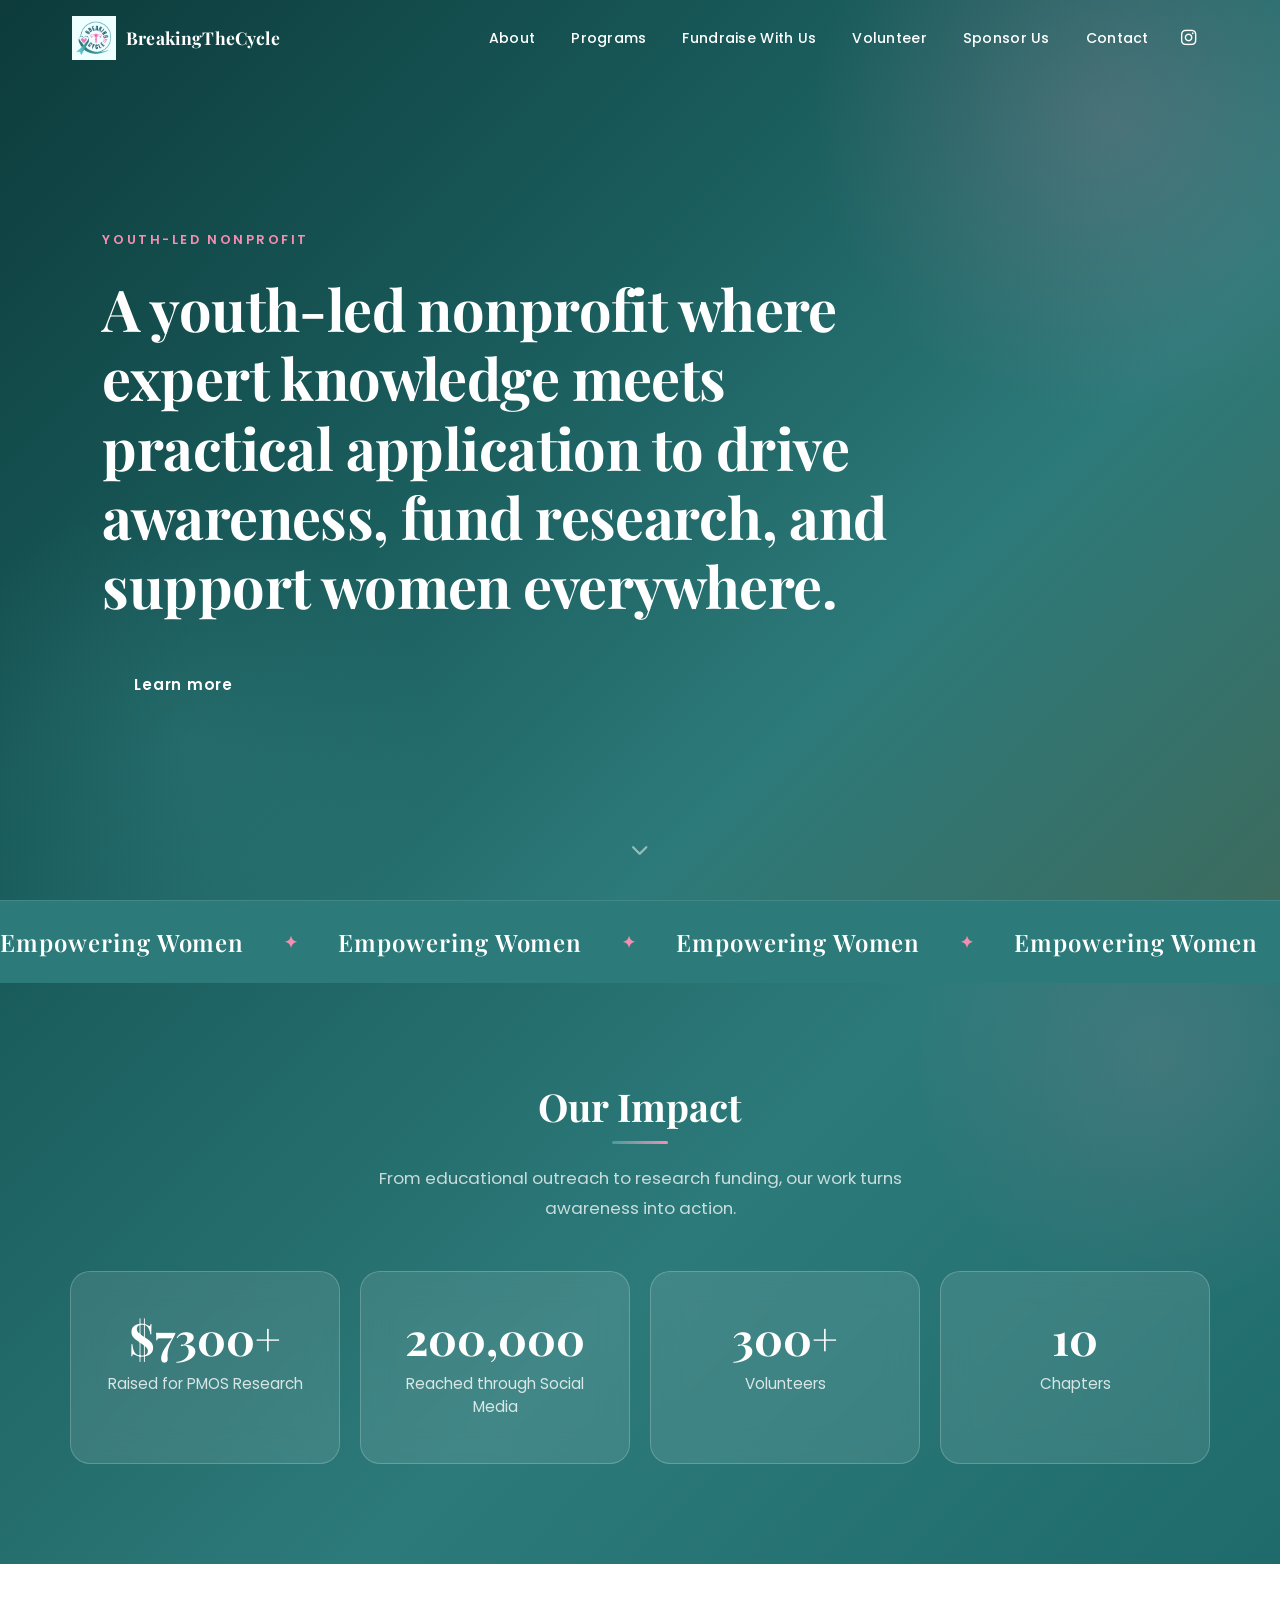
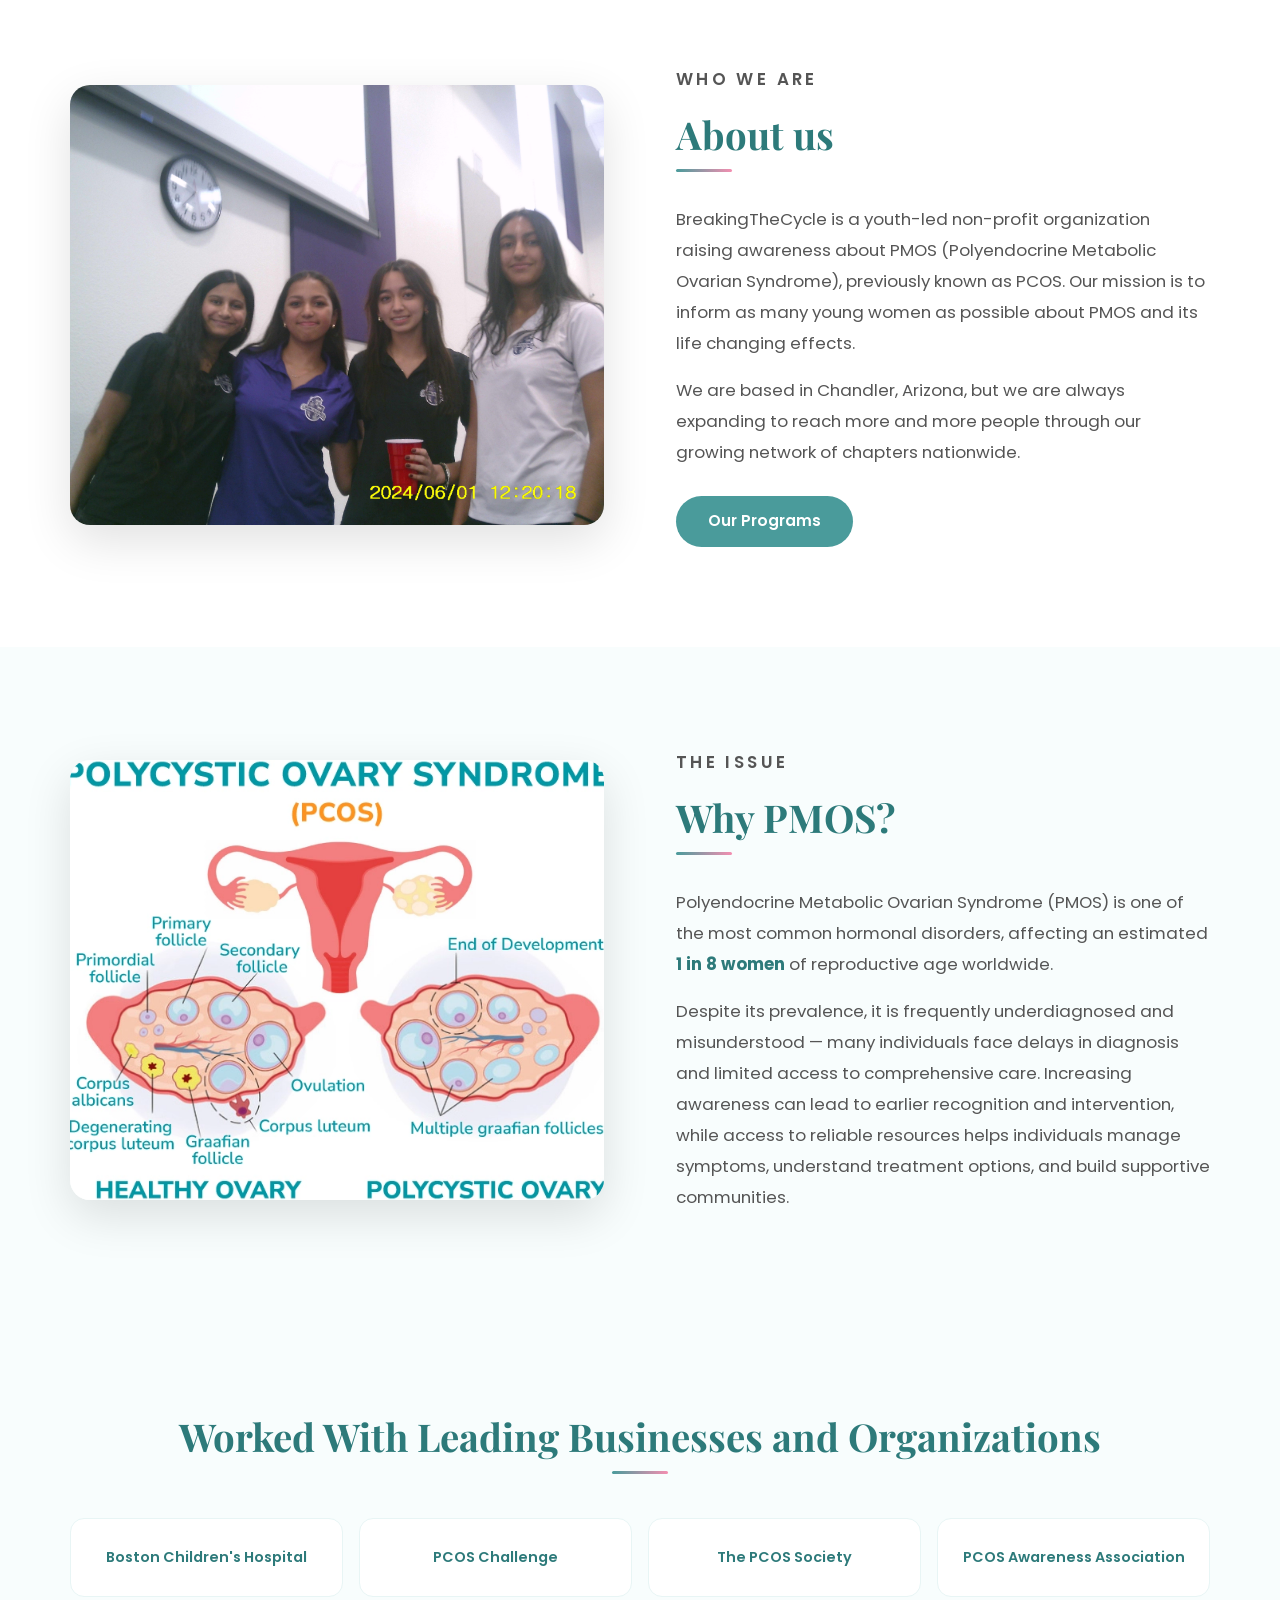
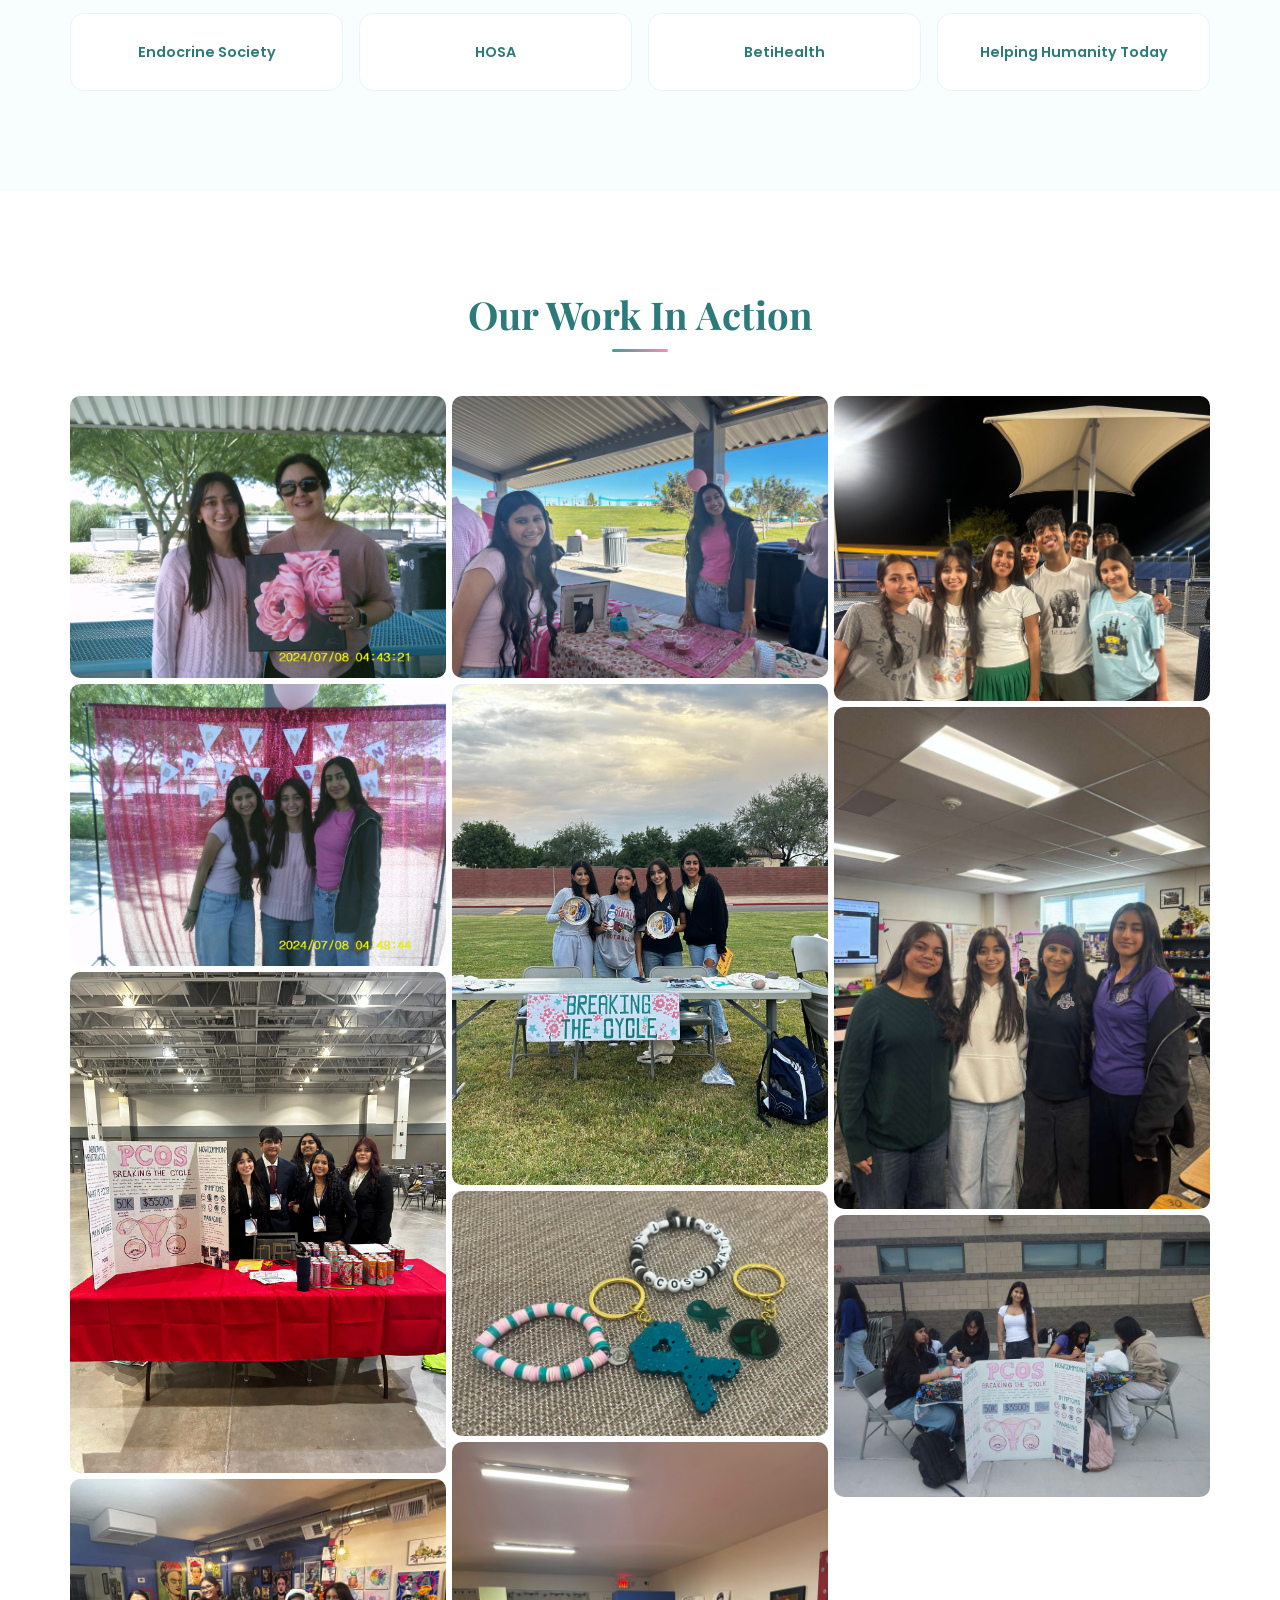
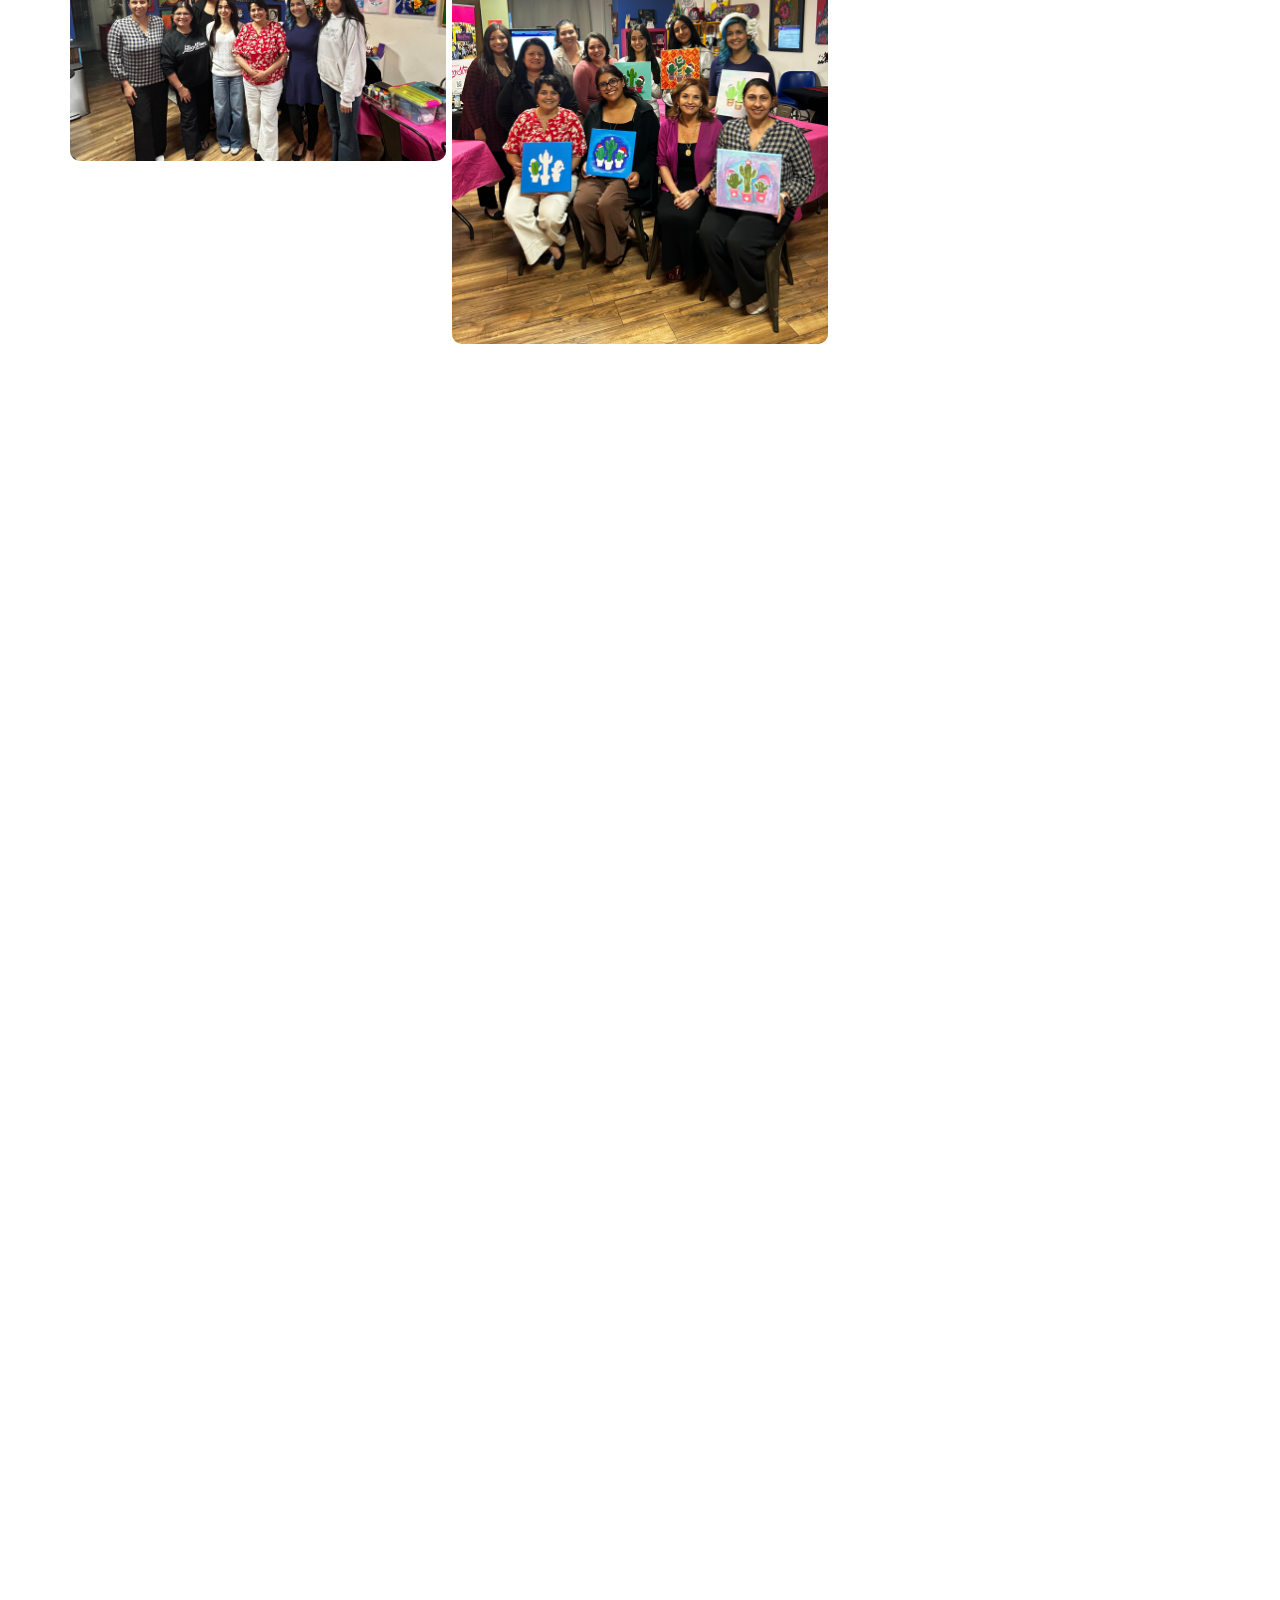
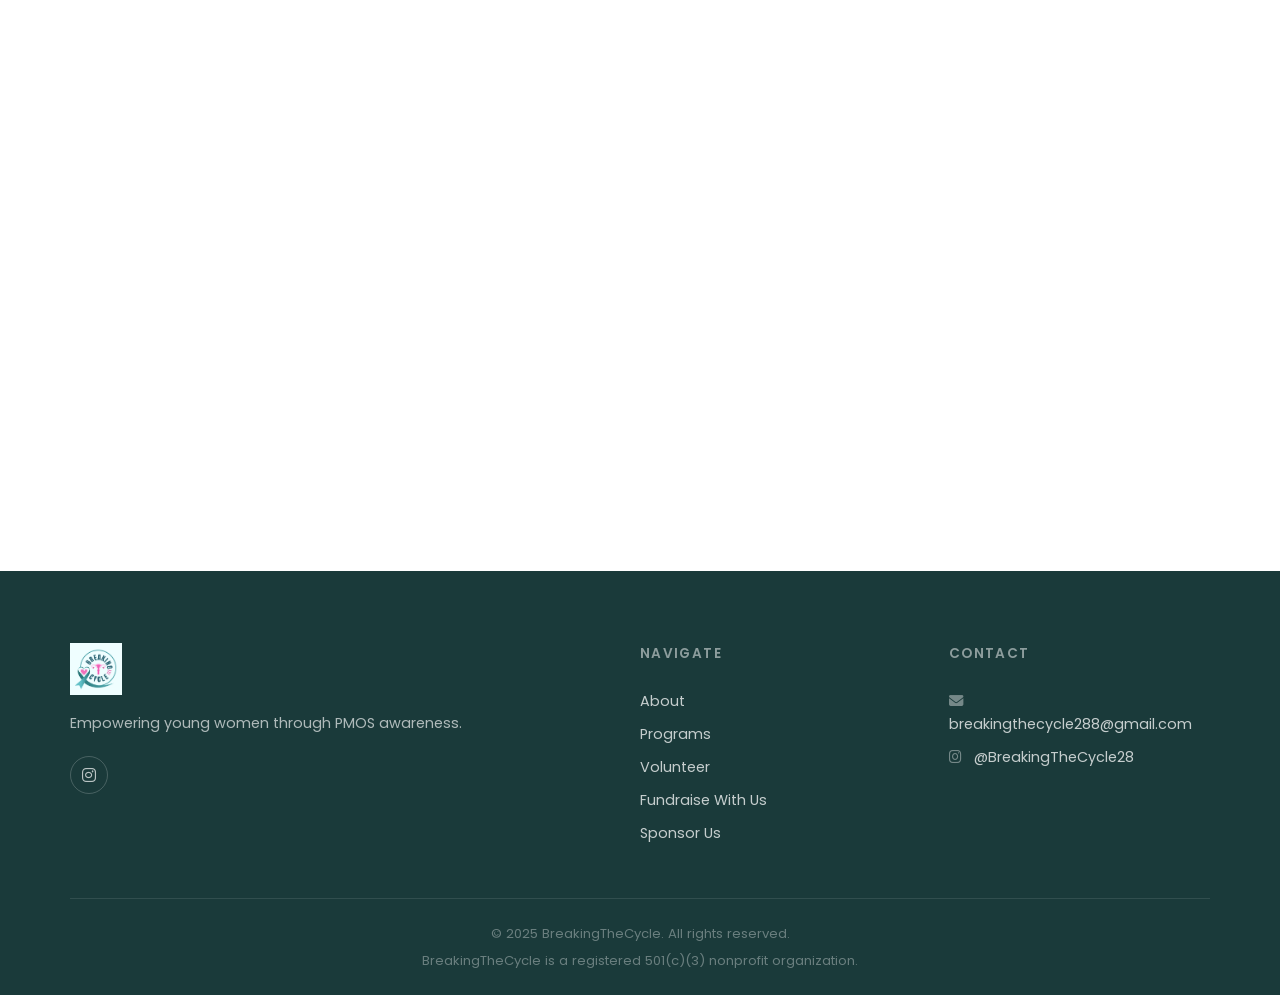
<file: index.html>
<!DOCTYPE html>
<html lang="en">
<head>
    <meta charset="utf-8">
    <meta name="viewport" content="width=device-width, initial-scale=1.0">
    <title>BreakingTheCycle | PMOS Awareness Nonprofit</title>
    <link rel="icon" href="logo.png" type="image/png">
    <link rel="stylesheet" href="style.css">
    <link href="https://fonts.googleapis.com/css2?family=Poppins:wght@300;400;500;600;700&family=Playfair+Display:ital,wght@0,400;0,600;0,700;1,400&display=swap" rel="stylesheet">
    <link rel="stylesheet" href="https://cdnjs.cloudflare.com/ajax/libs/font-awesome/6.5.0/css/all.min.css">
</head>
<body>

    <!-- Navigation -->
    <nav class="navbar" id="navbar">
        <div class="nav-container">
            <a href="index.html" class="nav-logo">
                <img src="logo.png" alt="BreakingTheCycle Logo">
                <span class="nav-brand">BreakingTheCycle</span>
            </a>
            <button class="hamburger" id="hamburger" aria-label="Toggle navigation">
                <span></span>
                <span></span>
                <span></span>
            </button>
            <ul class="nav-menu" id="nav-menu">
                <li><a href="#about" class="nav-link">About</a></li>
                <li><a href="programs.html" class="nav-link">Programs</a></li>
                <li><a href="donate.html" class="nav-link">Fundraise With Us</a></li>
                <li><a href="volunteer.html" class="nav-link">Volunteer</a></li>
                <li><a href="sponsor.html" class="nav-link">Sponsor Us</a></li>
                <li><a href="contact.html" class="nav-link">Contact</a></li>
                <li><a href="https://www.instagram.com/breakingthecycle28" target="_blank" rel="noopener" class="nav-link nav-icon-link"><i class="fa-brands fa-instagram"></i></a></li>
            </ul>
        </div>
    </nav>

    <!-- Hero Section -->
    <section id="home" class="hero">
        <div class="hero-overlay"></div>
        <div class="hero-content">
            <p class="hero-eyebrow">Youth-Led Nonprofit</p>
            <h1 class="hero-headline">A youth-led nonprofit where expert knowledge meets practical application to drive awareness, fund research, and support women everywhere.</h1>
            <a href="#about" class="btn btn-hero">Learn more</a>
        </div>
        <div class="hero-scroll-indicator">
            <i class="fa-solid fa-chevron-down"></i>
        </div>
    </section>

    <!-- Marquee -->
    <div class="marquee-section">
        <div class="marquee-track">
            <span>Empowering Women</span><span class="marquee-dot">✦</span>
            <span>Empowering Women</span><span class="marquee-dot">✦</span>
            <span>Empowering Women</span><span class="marquee-dot">✦</span>
            <span>Empowering Women</span><span class="marquee-dot">✦</span>
            <span>Empowering Women</span><span class="marquee-dot">✦</span>
            <span>Empowering Women</span><span class="marquee-dot">✦</span>
            <span aria-hidden="true">Empowering Women</span><span class="marquee-dot" aria-hidden="true">✦</span>
            <span aria-hidden="true">Empowering Women</span><span class="marquee-dot" aria-hidden="true">✦</span>
            <span aria-hidden="true">Empowering Women</span><span class="marquee-dot" aria-hidden="true">✦</span>
            <span aria-hidden="true">Empowering Women</span><span class="marquee-dot" aria-hidden="true">✦</span>
            <span aria-hidden="true">Empowering Women</span><span class="marquee-dot" aria-hidden="true">✦</span>
            <span aria-hidden="true">Empowering Women</span><span class="marquee-dot" aria-hidden="true">✦</span>
        </div>
    </div>

    <!-- Impact Section -->
    <section id="impact" class="section impact-section">
        <div class="section-container">
            <h2 class="section-title">Our Impact</h2>
            <div class="section-line"></div>
            <p class="section-subtitle">From educational outreach to research funding, our work turns awareness into action.</p>
            <div class="impact-grid">
                <div class="impact-card">
                    <div class="impact-number" data-target="7300" data-prefix="$" data-suffix="+">$0+</div>
                    <p>Raised for PMOS Research</p>
                </div>
                <div class="impact-card">
                    <div class="impact-number" data-target="200000" data-comma="true">0</div>
                    <p>Reached through Social Media</p>
                </div>
                <div class="impact-card">
                    <div class="impact-number" data-target="300" data-suffix="+">0+</div>
                    <p>Volunteers</p>
                </div>
                <div class="impact-card">
                    <div class="impact-number" data-target="10">0</div>
                    <p>Chapters</p>
                </div>
            </div>
        </div>
    </section>

    <!-- About Section -->
    <section id="about" class="section two-col-section">
        <div class="section-container">
            <div class="two-col-grid">
                <div class="two-col-image">
                    <img src="team.jpg" alt="BreakingTheCycle Team">
                </div>
                <div class="two-col-text">
                    <p class="section-eyebrow">Who We Are</p>
                    <h2 class="section-title left-align">About us</h2>
                    <div class="section-line left-align"></div>
                    <p>BreakingTheCycle is a youth-led non-profit organization raising awareness about PMOS (Polyendocrine Metabolic Ovarian Syndrome), previously known as PCOS. Our mission is to inform as many young women as possible about PMOS and its life changing effects.</p>
                    <p>We are based in Chandler, Arizona, but we are always expanding to reach more and more people through our growing network of chapters nationwide.</p>
                    <a href="programs.html" class="btn btn-primary" style="margin-top: 28px; display: inline-block;">Our Programs</a>
                </div>
            </div>
        </div>
    </section>

    <!-- Why PMOS Section -->
    <section id="why-pcos" class="section two-col-section section-alt">
        <div class="section-container">
            <div class="two-col-grid reverse">
                <div class="two-col-text">
                    <p class="section-eyebrow">The Issue</p>
                    <h2 class="section-title left-align">Why PMOS?</h2>
                    <div class="section-line left-align"></div>
                    <p>Polyendocrine Metabolic Ovarian Syndrome (PMOS) is one of the most common hormonal disorders, affecting an estimated <strong>1 in 8 women</strong> of reproductive age worldwide.</p>
                    <p>Despite its prevalence, it is frequently underdiagnosed and misunderstood — many individuals face delays in diagnosis and limited access to comprehensive care. Increasing awareness can lead to earlier recognition and intervention, while access to reliable resources helps individuals manage symptoms, understand treatment options, and build supportive communities.</p>
                </div>
                <div class="two-col-image">
                    <img src="PCOS2-01.webp" alt="PMOS Awareness">
                </div>
            </div>
        </div>
    </section>

    <!-- Partners Section -->
    <section id="partners" class="section section-alt">
        <div class="section-container">
            <h2 class="section-title">Worked With Leading Businesses and Organizations</h2>
            <div class="section-line"></div>
            <div class="partners-grid">
                <div class="partner-card">Boston Children's Hospital</div>
                <div class="partner-card">PCOS Challenge</div>
                <div class="partner-card">The PCOS Society</div>
                <div class="partner-card">PCOS Awareness Association</div>
                <div class="partner-card">Endocrine Society</div>
                <div class="partner-card">HOSA</div>
                <div class="partner-card">BetiHealth</div>
                <div class="partner-card">Helping Humanity Today</div>
            </div>
        </div>
    </section>

    <!-- Gallery Section -->
    <section id="gallery" class="section">
        <div class="section-container">
            <h2 class="section-title">Our Work In Action</h2>
            <div class="section-line"></div>
            <div class="gallery-grid">
                <div class="gallery-item"><img src="SUNP0341.JPG" alt="BTC Event"></div>
                <div class="gallery-item"><img src="SUNP0350.JPG" alt="BTC Event"></div>
                <div class="gallery-item"><img src="WhatsApp Image 2026-05-26 at 4.32.09 PM.jpeg" alt="BTC Event"></div>
                <div class="gallery-item"><img src="WhatsApp Image 2026-05-26 at 4.33.19 PM.jpeg" alt="BTC Event"></div>
                <div class="gallery-item"><img src="WhatsApp Image 2026-05-26 at 4.34.25 PM.jpeg" alt="BTC Event"></div>
                <div class="gallery-item"><img src="WhatsApp Image 2026-05-26 at 4.35.12 PM.jpeg" alt="BTC Event"></div>
                <div class="gallery-item"><img src="WhatsApp Image 2026-05-26 at 4.36.07 PM.jpeg" alt="BTC Event"></div>
                <div class="gallery-item"><img src="salud.jpeg" alt="BTC Event"></div>
                <div class="gallery-item"><img src="WhatsApp Image 2026-05-26 at 5.14.22 PM.jpeg" alt="BTC Event"></div>
                <div class="gallery-item"><img src="groupbracelet.jpeg" alt="BTC Event"></div>
                <div class="gallery-item"><img src="WhatsApp Image 2026-05-26 at 5.17.22 PM.jpeg" alt="BTC Event"></div>
            </div>
        </div>
    </section>

    <!-- Chapter Signup Section -->
    <section id="chapters" class="section section-alt">
        <div class="section-container">
            <div class="chapter-grid">
                <div class="chapter-form-side">
                    <p class="section-eyebrow">Join the Movement</p>
                    <h2 class="section-title left-align">Interested in creating a chapter?</h2>
                    <div class="section-line left-align"></div>
                    <p class="chapter-sub">Fill out some info and we will be in touch shortly. We can't wait to hear from you!</p>
                    <form class="signup-form" id="chapter-form" action="https://formspree.io/f/maqklpka" method="POST">
                        <div class="form-row">
                            <input type="text" name="first_name" placeholder="First Name" required>
                            <input type="text" name="last_name" placeholder="Last Name" required>
                        </div>
                        <input type="email" name="email" placeholder="Email Address" required>
                        <input type="text" name="city" placeholder="City" required>
                        <textarea name="message" placeholder="Why do you want to start a BTC chapter?" rows="4" required></textarea>
                        <button type="submit" class="btn btn-primary">Send</button>
                    </form>
                    <p class="form-success" id="form-success">Thank you! We'll be in touch soon.</p>
                </div>
                <div class="chapter-info-side">
                    <div class="chapter-stat-card">
                        <span class="chapter-num">10</span>
                        <span class="chapter-label">Active Chapters</span>
                    </div>
                    <div class="chapter-stat-card">
                        <span class="chapter-num">300+</span>
                        <span class="chapter-label">Volunteers Nationwide</span>
                    </div>
                    <div class="chapter-stat-card">
                        <span class="chapter-num">$7,300+</span>
                        <span class="chapter-label">Raised for Research</span>
                    </div>
                    <p class="chapter-desc">Join our growing network of passionate advocates fighting to bring PMOS awareness to communities everywhere.</p>
                </div>
            </div>
        </div>
    </section>

    <!-- Our Engagement Section -->
    <section id="engagement" class="section">
        <div class="section-container">
            <p class="section-eyebrow">Community Voice</p>
            <h2 class="section-title">Our Engagement</h2>
            <div class="section-line"></div>
            <p class="section-subtitle">Hear from the people who have been part of the BreakingTheCycle movement.</p>
            <div class="engagement-grid">
                <div class="engagement-quote">
                    <div class="quote-icon"><i class="fa-solid fa-quote-left"></i></div>
                    <p>"The discussion on thyroid research really opened my eyes to how interconnected our hormonal health truly is."</p>
                    <span class="quote-author">— Guadalupe</span>
                </div>
                <div class="engagement-quote">
                    <div class="quote-icon"><i class="fa-solid fa-quote-left"></i></div>
                    <p>"Like Rachel Carson said — the more clearly we focus on the wonders around us, the less taste we have for destruction. BTC embodies that."</p>
                    <span class="quote-author">— Anabela</span>
                </div>
                <div class="engagement-quote">
                    <div class="quote-icon"><i class="fa-solid fa-quote-left"></i></div>
                    <p>"Increasing funding for research is the most impactful thing we can do right now for women's health."</p>
                    <span class="quote-author">— Swasthi</span>
                </div>
                <div class="engagement-quote">
                    <div class="quote-icon"><i class="fa-solid fa-quote-left"></i></div>
                    <p>"Truly remarkable stuff. The work BTC is doing is something every young woman needs to know about."</p>
                    <span class="quote-author">— Tejas</span>
                </div>
            </div>
        </div>
    </section>

    <!-- Footer -->
    <footer class="footer" id="contact">
        <div class="footer-container">
            <div class="footer-brand">
                <img src="logo.png" alt="BreakingTheCycle Logo" class="footer-logo">
                <p>Empowering young women through PMOS awareness.</p>
                <div class="footer-social">
                    <a href="https://www.instagram.com/breakingthecycle28" target="_blank" rel="noopener" aria-label="Instagram"><i class="fa-brands fa-instagram"></i></a>
                </div>
            </div>
            <div class="footer-links">
                <h4>Navigate</h4>
                <a href="about.html">About</a>
                <a href="programs.html">Programs</a>
                <a href="volunteer.html">Volunteer</a>
                <a href="donate.html">Fundraise With Us</a>
                <a href="sponsor.html">Sponsor Us</a>
            </div>
            <div class="footer-contact">
                <h4>Contact</h4>
                <a href="mailto:breakingthecycle28@gmail.com"><i class="fa-solid fa-envelope"></i> breakingthecycle288@gmail.com</a>
                <a href="https://www.instagram.com/breakingthecycle28" target="_blank" rel="noopener"><i class="fa-brands fa-instagram"></i> @BreakingTheCycle28</a>
            </div>
        </div>
        <div class="footer-bottom">
            <p>&copy; 2025 BreakingTheCycle. All rights reserved.</p>
            <p style="margin-top: 6px;">BreakingTheCycle is a registered 501(c)(3) nonprofit organization.</p>
        </div>
    </footer>

    <script>
        const hamburger = document.getElementById('hamburger');
        const navMenu = document.getElementById('nav-menu');
        hamburger.addEventListener('click', () => {
            hamburger.classList.toggle('active');
            navMenu.classList.toggle('active');
        });
        document.querySelectorAll('.nav-link').forEach(link => {
            link.addEventListener('click', () => {
                hamburger.classList.remove('active');
                navMenu.classList.remove('active');
            });
        });
        window.addEventListener('scroll', () => {
            document.getElementById('navbar').classList.toggle('scrolled', window.scrollY > 50);
        });
        if (!document.querySelector('.hero')) {
            document.getElementById('navbar').classList.add('scrolled');
        }
        const observer = new IntersectionObserver((entries) => {
            entries.forEach(entry => {
                if (entry.isIntersecting) entry.target.classList.add('visible');
            });
        }, { threshold: 0.1, rootMargin: '0px 0px -50px 0px' });
        document.querySelectorAll('.section').forEach(section => observer.observe(section));

        function animateCount(el) {
            const target = parseInt(el.dataset.target);
            const prefix = el.dataset.prefix || '';
            const suffix = el.dataset.suffix || '';
            const useComma = el.dataset.comma === 'true';
            const duration = 2000;
            const startTime = performance.now();
            function update(currentTime) {
                const elapsed = currentTime - startTime;
                const progress = Math.min(elapsed / duration, 1);
                const eased = 1 - Math.pow(1 - progress, 3);
                const current = Math.floor(eased * target);
                el.textContent = prefix + (useComma ? current.toLocaleString() : current) + suffix;
                if (progress < 1) requestAnimationFrame(update);
            }
            requestAnimationFrame(update);
        }
        const impactObserver = new IntersectionObserver((entries) => {
            entries.forEach(entry => {
                if (entry.isIntersecting) {
                    entry.target.querySelectorAll('.impact-number[data-target]').forEach(el => animateCount(el));
                    impactObserver.unobserve(entry.target);
                }
            });
        }, { threshold: 0.3 });
        const impactSection = document.getElementById('impact');
        if (impactSection) impactObserver.observe(impactSection);
    </script>
</body>
</html>
</file>
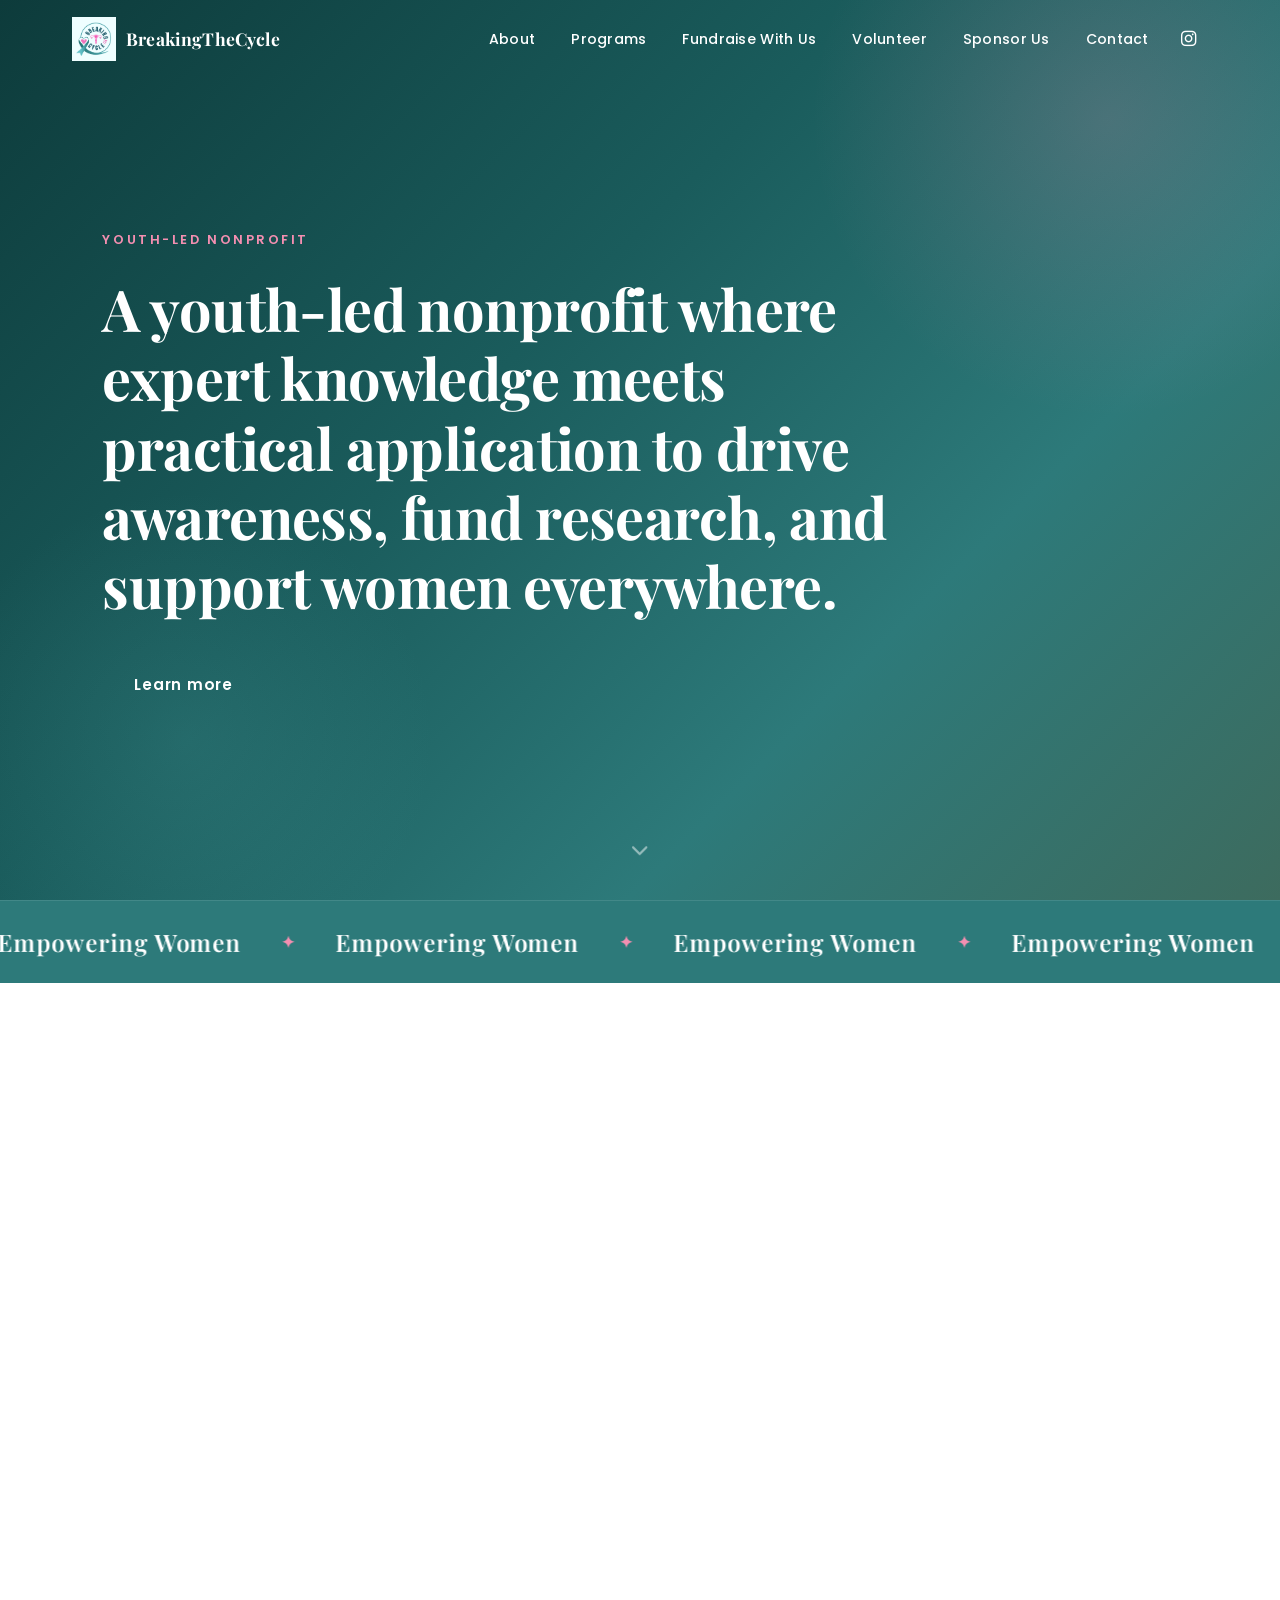
<file: about.html>
<!DOCTYPE html>
<html lang="en">
<head>
    <meta charset="utf-8">
    <meta http-equiv="refresh" content="0; url=index.html#about">
    <title>Redirecting...</title>
</head>
<body>
    <p>Redirecting... <a href="index.html#about">Click here</a> if not redirected.</p>
</body>
</html>
</file>
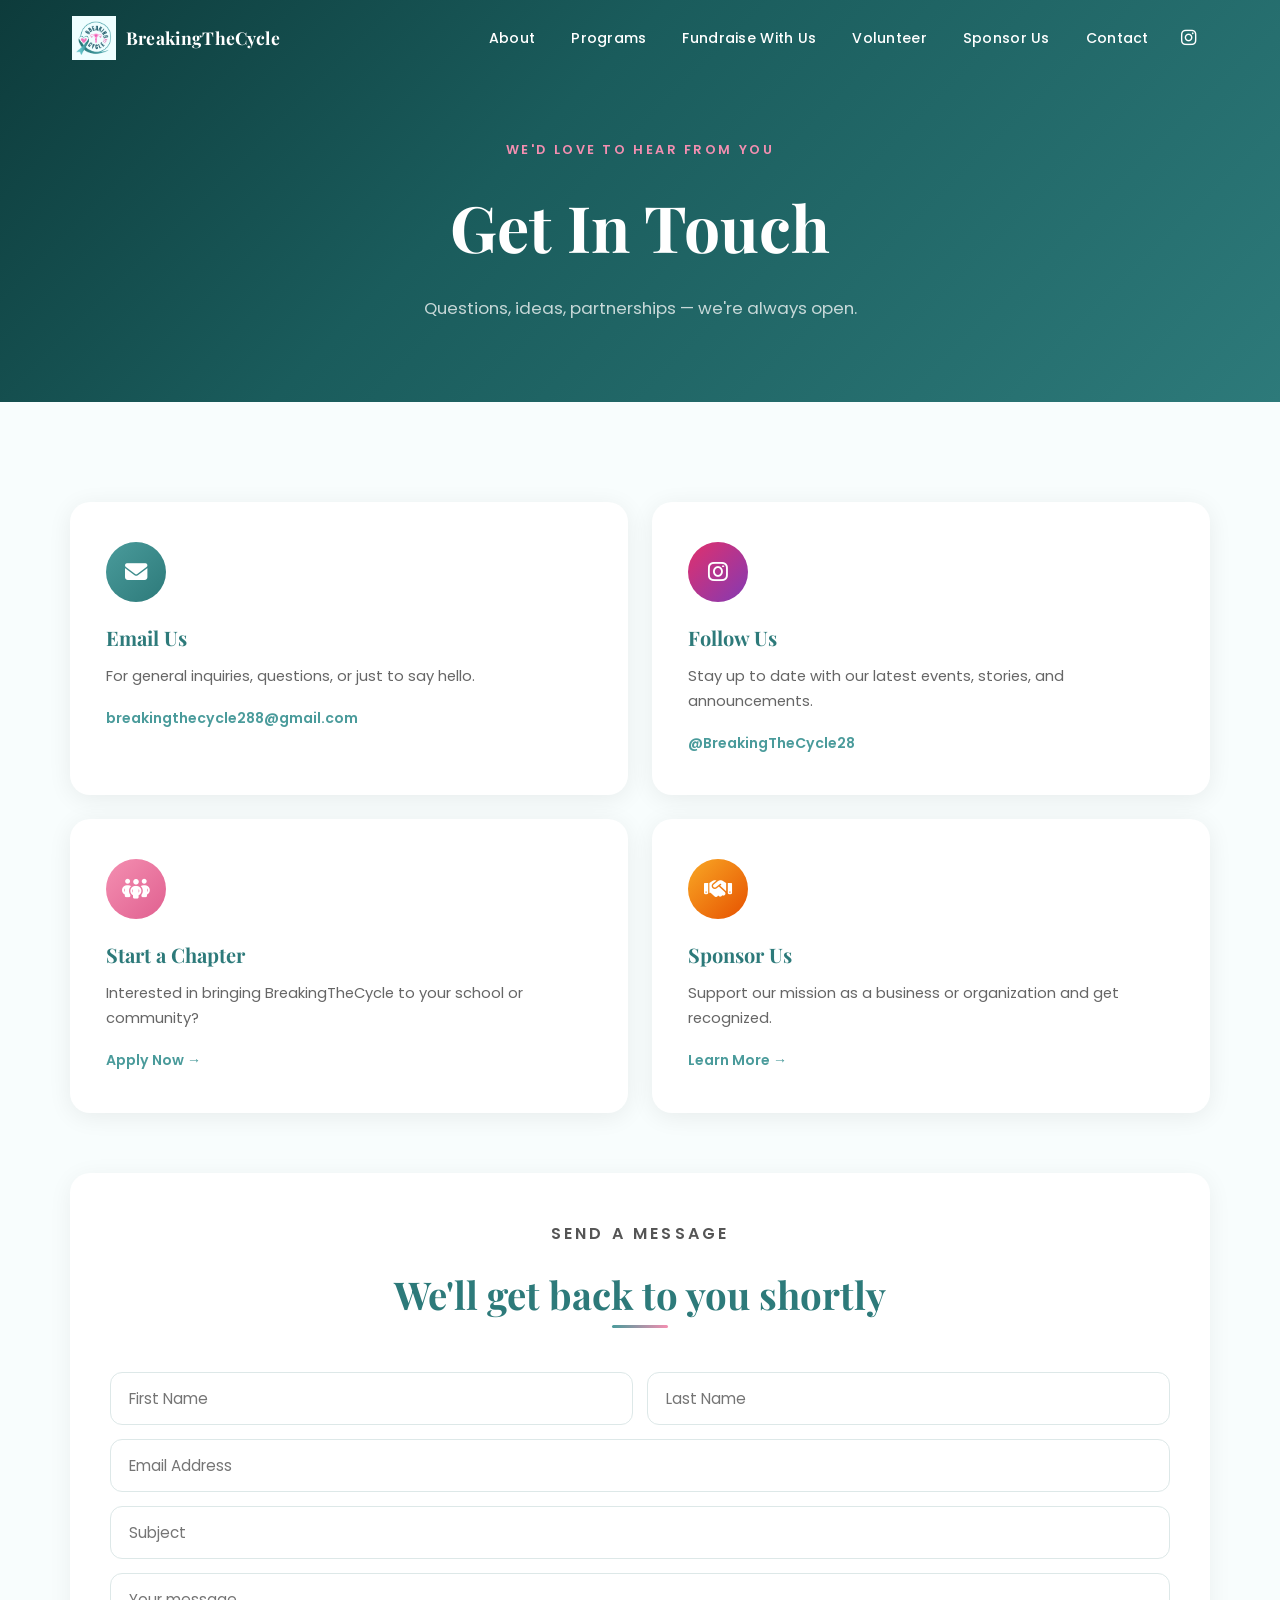
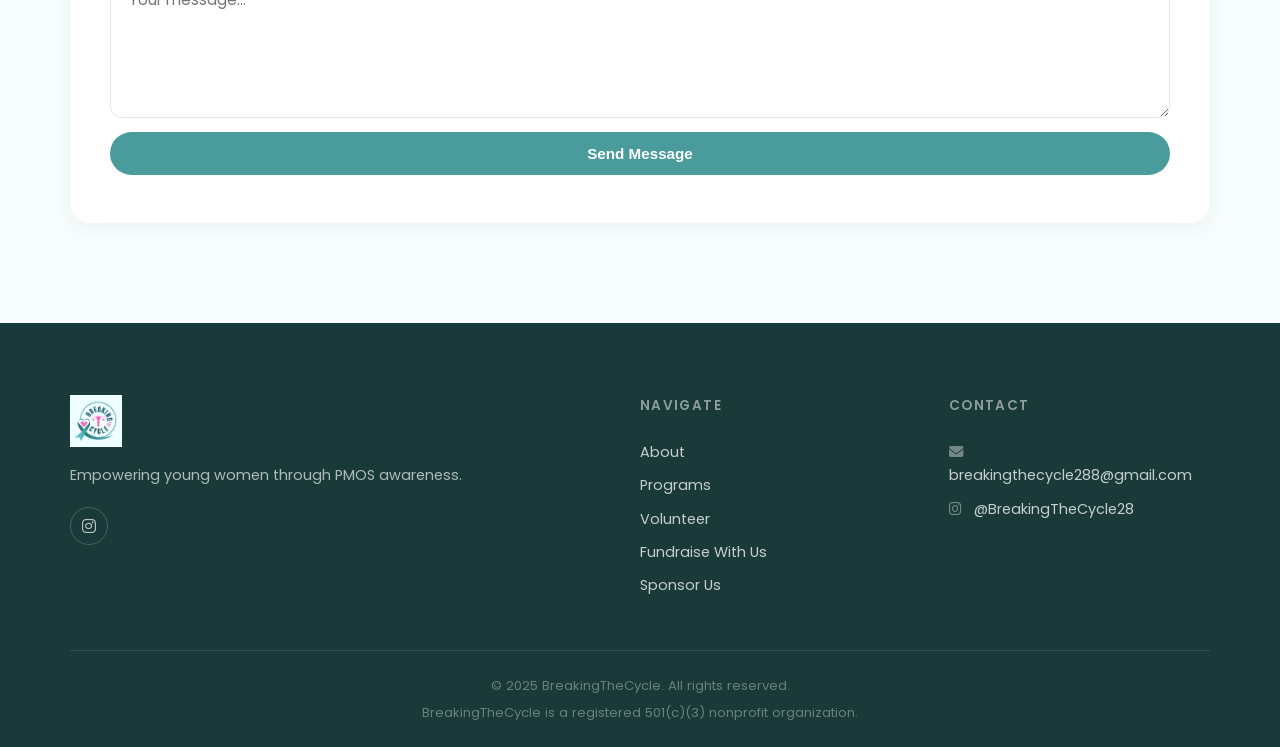
<file: contact.html>
<!DOCTYPE html>
<html lang="en">
<head>
    <meta charset="utf-8">
    <meta name="viewport" content="width=device-width, initial-scale=1.0">
    <title>Contact | BreakingTheCycle</title>
    <link rel="icon" href="logo.png" type="image/png">
    <link rel="stylesheet" href="style.css">
    <link href="https://fonts.googleapis.com/css2?family=Poppins:wght@300;400;500;600;700&family=Playfair+Display:ital,wght@0,400;0,600;0,700;1,400&display=swap" rel="stylesheet">
    <link rel="stylesheet" href="https://cdnjs.cloudflare.com/ajax/libs/font-awesome/6.5.0/css/all.min.css">
</head>
<body>

    <!-- Navigation -->
    <nav class="navbar" id="navbar">
        <div class="nav-container">
            <a href="index.html" class="nav-logo">
                <img src="logo.png" alt="BreakingTheCycle Logo">
                <span class="nav-brand">BreakingTheCycle</span>
            </a>
            <button class="hamburger" id="hamburger" aria-label="Toggle navigation">
                <span></span>
                <span></span>
                <span></span>
            </button>
            <ul class="nav-menu" id="nav-menu">
                <li><a href="index.html#about" class="nav-link">About</a></li>
                <li><a href="programs.html" class="nav-link">Programs</a></li>
                <li><a href="donate.html" class="nav-link">Fundraise With Us</a></li>
                <li><a href="volunteer.html" class="nav-link">Volunteer</a></li>
                <li><a href="sponsor.html" class="nav-link">Sponsor Us</a></li>
                <li><a href="contact.html" class="nav-link">Contact</a></li>
                <li><a href="https://www.instagram.com/breakingthecycle28" target="_blank" rel="noopener" class="nav-link nav-icon-link"><i class="fa-brands fa-instagram"></i></a></li>
            </ul>
        </div>
    </nav>

    <!-- Contact Hero Banner -->
    <div class="contact-hero">
        <p class="hero-eyebrow">We'd Love To Hear From You</p>
        <h1 class="contact-hero-title">Get In Touch</h1>
        <p class="contact-hero-sub">Questions, ideas, partnerships — we're always open.</p>
    </div>

    <!-- Contact Section -->
    <section id="contact-page" class="section contact-section">
        <div class="section-container">

            <div class="contact-cards-grid">
                <a href="https://mail.google.com/mail/?view=cm&to=breakingthecycle288@gmail.com" target="_blank" rel="noopener" class="contact-card-link">
                    <div class="contact-card">
                        <div class="contact-icon-circle" style="background: linear-gradient(135deg, #4A9B9B, #2D7A7A);">
                            <i class="fa-solid fa-envelope"></i>
                        </div>
                        <h3>Email Us</h3>
                        <p>For general inquiries, questions, or just to say hello.</p>
                        <span class="contact-detail">breakingthecycle288@gmail.com</span>
                    </div>
                </a>

                <a href="https://www.instagram.com/breakingthecycle28" target="_blank" rel="noopener" class="contact-card-link">
                    <div class="contact-card">
                        <div class="contact-icon-circle" style="background: linear-gradient(135deg, #e1306c, #833ab4);">
                            <i class="fa-brands fa-instagram"></i>
                        </div>
                        <h3>Follow Us</h3>
                        <p>Stay up to date with our latest events, stories, and announcements.</p>
                        <span class="contact-detail">@BreakingTheCycle28</span>
                    </div>
                </a>

                <a href="index.html#chapters" class="contact-card-link">
                    <div class="contact-card">
                        <div class="contact-icon-circle" style="background: linear-gradient(135deg, #F48FB1, #e06090);">
                            <i class="fa-solid fa-people-group"></i>
                        </div>
                        <h3>Start a Chapter</h3>
                        <p>Interested in bringing BreakingTheCycle to your school or community?</p>
                        <span class="contact-detail">Apply Now →</span>
                    </div>
                </a>

                <a href="sponsor.html" class="contact-card-link">
                    <div class="contact-card">
                        <div class="contact-icon-circle" style="background: linear-gradient(135deg, #f9a825, #e65100);">
                            <i class="fa-solid fa-handshake"></i>
                        </div>
                        <h3>Sponsor Us</h3>
                        <p>Support our mission as a business or organization and get recognized.</p>
                        <span class="contact-detail">Learn More →</span>
                    </div>
                </a>
            </div>

            <!-- Contact Form -->
            <div class="contact-cta">
                <p class="section-eyebrow" style="text-align:center;">Send A Message</p>
                <h2 class="section-title" style="margin-bottom: 8px;">We'll get back to you shortly</h2>
                <div class="section-line"></div>
                <form class="signup-form contact-form" action="https://formspree.io/f/mgoqpprb" method="POST">
                    <div class="form-row">
                        <input type="text" name="first_name" placeholder="First Name" required>
                        <input type="text" name="last_name" placeholder="Last Name" required>
                    </div>
                    <input type="email" name="email" placeholder="Email Address" required>
                    <input type="text" name="subject" placeholder="Subject">
                    <textarea name="message" placeholder="Your message..." rows="5" required></textarea>
                    <button type="submit" class="btn btn-primary">Send Message</button>
                </form>
                <p class="form-success" id="contact-success" style="display:none;">Thank you! We'll be in touch soon.</p>
            </div>

        </div>
    </section>

    <!-- Footer -->
    <footer class="footer">
        <div class="footer-container">
            <div class="footer-brand">
                <img src="logo.png" alt="BreakingTheCycle Logo" class="footer-logo">
                <p>Empowering young women through PMOS awareness.</p>
                <div class="footer-social">
                    <a href="https://www.instagram.com/breakingthecycle28" target="_blank" rel="noopener" aria-label="Instagram"><i class="fa-brands fa-instagram"></i></a>
                </div>
            </div>
            <div class="footer-links">
                <h4>Navigate</h4>
                <a href="index.html#about">About</a>
                <a href="programs.html">Programs</a>
                <a href="volunteer.html">Volunteer</a>
                <a href="donate.html">Fundraise With Us</a>
                <a href="sponsor.html">Sponsor Us</a>
            </div>
            <div class="footer-contact">
                <h4>Contact</h4>
                <a href="mailto:breakingthecycle288@gmail.com"><i class="fa-solid fa-envelope"></i> breakingthecycle288@gmail.com</a>
                <a href="https://www.instagram.com/breakingthecycle28" target="_blank" rel="noopener"><i class="fa-brands fa-instagram"></i> @BreakingTheCycle28</a>
            </div>
        </div>
        <div class="footer-bottom">
            <p>&copy; 2025 BreakingTheCycle. All rights reserved.</p>
            <p style="margin-top: 6px;">BreakingTheCycle is a registered 501(c)(3) nonprofit organization.</p>
        </div>
    </footer>

    <script>
        const hamburger = document.getElementById('hamburger');
        const navMenu = document.getElementById('nav-menu');
        hamburger.addEventListener('click', () => { hamburger.classList.toggle('active'); navMenu.classList.toggle('active'); });
        document.querySelectorAll('.nav-link').forEach(link => { link.addEventListener('click', () => { hamburger.classList.remove('active'); navMenu.classList.remove('active'); }); });
        window.addEventListener('scroll', () => { document.getElementById('navbar').classList.toggle('scrolled', window.scrollY > 50); });
        if (!document.querySelector('.hero')) { document.getElementById('navbar').classList.add('scrolled'); }
        const observer = new IntersectionObserver((entries) => { entries.forEach(entry => { if (entry.isIntersecting) entry.target.classList.add('visible'); }); }, { threshold: 0.1, rootMargin: '0px 0px -50px 0px' });
        document.querySelectorAll('.section').forEach(section => observer.observe(section));
    </script>
</body>
</html>
</file>
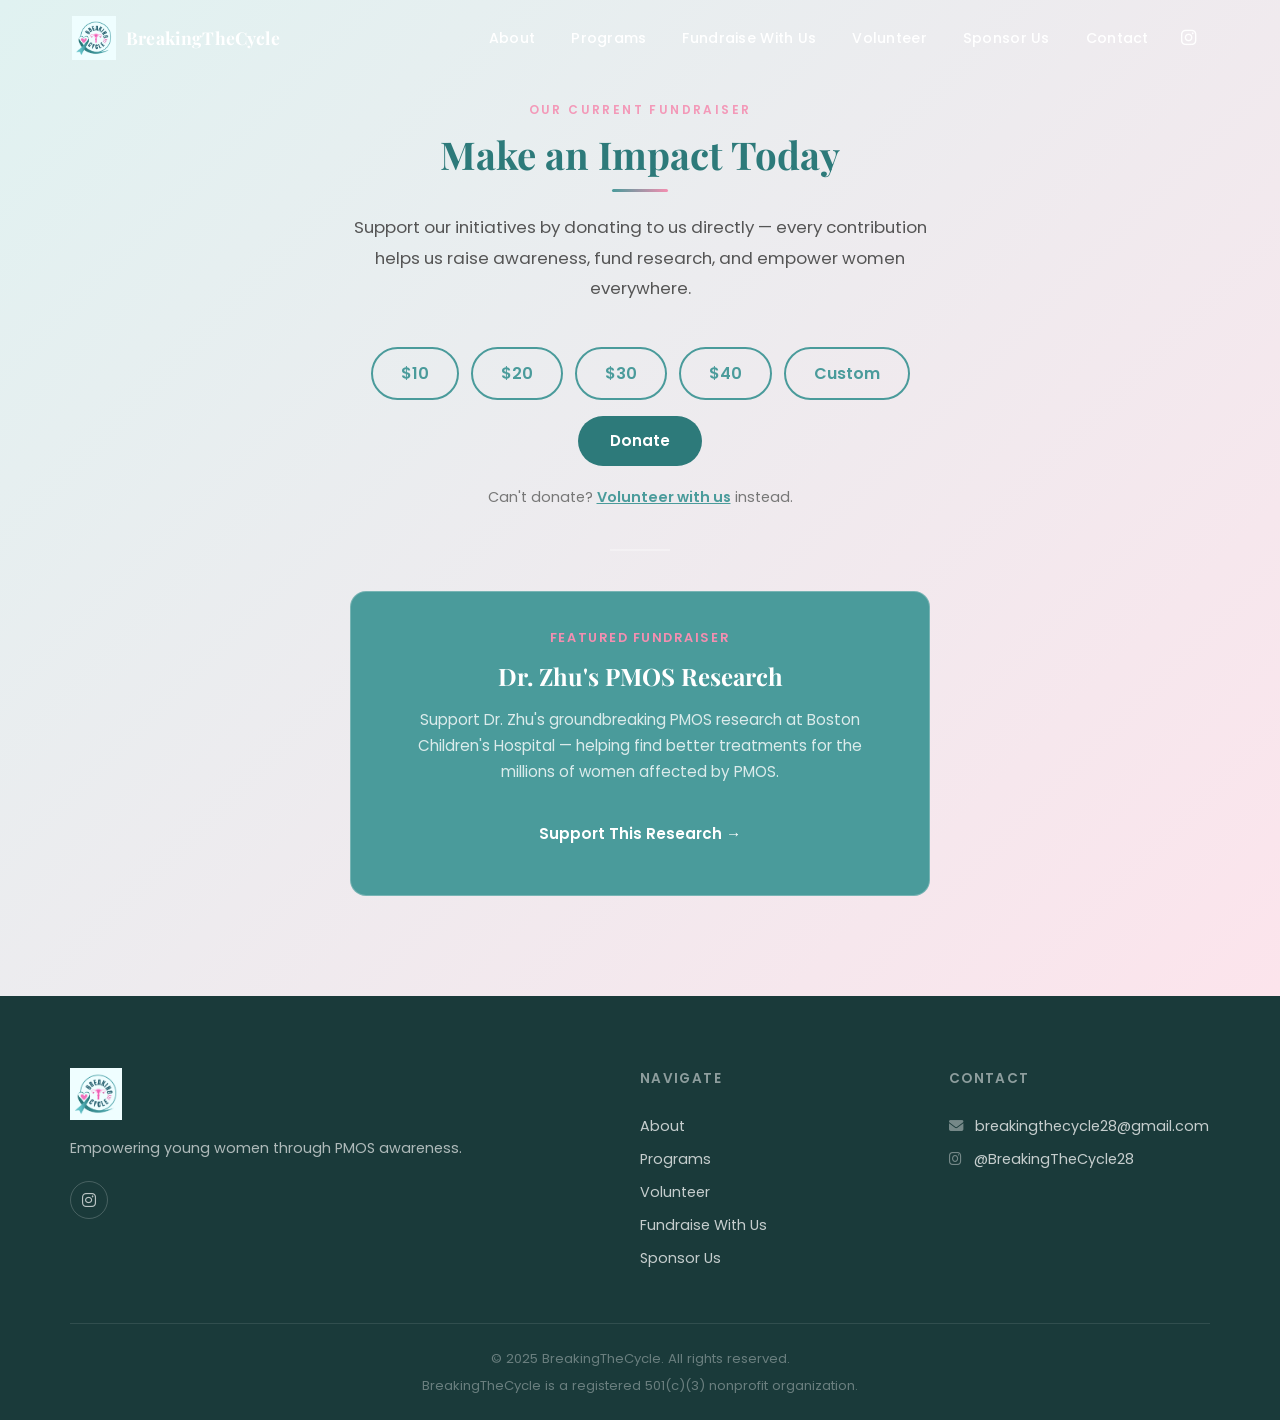
<file: donate.html>
<!DOCTYPE html>
<html lang="en">
<head>
    <meta charset="utf-8">
    <meta name="viewport" content="width=device-width, initial-scale=1.0">
    <title>Fundraise With Us | BreakingTheCycle</title>
    <link rel="icon" href="logo.png" type="image/png">
    <link rel="stylesheet" href="style.css">
    <link href="https://fonts.googleapis.com/css2?family=Poppins:wght@300;400;500;600;700&family=Playfair+Display:ital,wght@0,400;0,600;0,700;1,400&display=swap" rel="stylesheet">
    <link rel="stylesheet" href="https://cdnjs.cloudflare.com/ajax/libs/font-awesome/6.5.0/css/all.min.css">
</head>
<body>

    <!-- Navigation -->
    <nav class="navbar" id="navbar">
        <div class="nav-container">
            <a href="index.html" class="nav-logo">
                <img src="logo.png" alt="BreakingTheCycle Logo">
                <span class="nav-brand">BreakingTheCycle</span>
            </a>
            <button class="hamburger" id="hamburger" aria-label="Toggle navigation">
                <span></span>
                <span></span>
                <span></span>
            </button>
            <ul class="nav-menu" id="nav-menu">
                <li><a href="index.html#about" class="nav-link">About</a></li>
                <li><a href="programs.html" class="nav-link">Programs</a></li>
                <li><a href="donate.html" class="nav-link">Fundraise With Us</a></li>
                <li><a href="volunteer.html" class="nav-link">Volunteer</a></li>
                <li><a href="sponsor.html" class="nav-link">Sponsor Us</a></li>
                <li><a href="contact.html" class="nav-link">Contact</a></li>
                <li><a href="https://www.instagram.com/breakingthecycle28" target="_blank" rel="noopener" class="nav-link nav-icon-link"><i class="fa-brands fa-instagram"></i></a></li>
            </ul>
        </div>
    </nav>

    <!-- Donate Section -->
    <section id="donate" class="section donate-section">
        <div class="section-container">
            <p class="section-eyebrow light">Our Current Fundraiser</p>
            <h2 class="section-title">Make an Impact Today</h2>
            <div class="section-line"></div>
            <p class="donate-text">Support our initiatives by donating to us directly — every contribution helps us raise awareness, fund research, and empower women everywhere.</p>
            <div class="donate-amounts">
                <button class="amount-btn" onclick="selectAmount(this, 10)">$10</button>
                <button class="amount-btn" onclick="selectAmount(this, 20)">$20</button>
                <button class="amount-btn" onclick="selectAmount(this, 30)">$30</button>
                <button class="amount-btn" onclick="selectAmount(this, 40)">$40</button>
                <button class="amount-btn" onclick="selectAmount(this, 'custom')">Custom</button>
            </div>

            <a href="https://checkout.square.site/merchant/ML2024N86Z0TC/checkout/PUNZ3MWCZ3QM3F3FDSMFDGRC" target="_blank" rel="noopener" class="btn btn-donate">Donate</a>
            <p class="donate-sub">Can't donate? <a href="mailto:breakingthecycle28@gmail.com?Subject=Volunteer%20Inquiry">Volunteer with us</a> instead.</p>

            <div class="donate-divider"></div>

            <div class="donate-fundraiser">
                <p class="donate-fundraiser-eyebrow">Featured Fundraiser</p>
                <h3 class="donate-fundraiser-title">Dr. Zhu's PMOS Research</h3>
                <p class="donate-fundraiser-desc">Support Dr. Zhu's groundbreaking PMOS research at Boston Children's Hospital — helping find better treatments for the millions of women affected by PMOS.</p>
                <a href="https://secure.childrenshospital.org/site/TR;jsessionid=00000000.app20110a?px=3124679&fr_id=2510&pg=personal&NONCE_TOKEN=1F5CAA955D2D10E6E56530632FA77A19" target="_blank" rel="noopener" class="btn btn-donate-secondary">Support This Research →</a>
            </div>
        </div>
    </section>

    <!-- Footer -->
    <footer class="footer" id="contact">
        <div class="footer-container">
            <div class="footer-brand">
                <img src="logo.png" alt="BreakingTheCycle Logo" class="footer-logo">
                <p>Empowering young women through PMOS awareness.</p>
                <div class="footer-social">
                    <a href="https://www.instagram.com/breakingthecycle28" target="_blank" rel="noopener" aria-label="Instagram"><i class="fa-brands fa-instagram"></i></a>
                </div>
            </div>
            <div class="footer-links">
                <h4>Navigate</h4>
                <a href="about.html">About</a>
                <a href="programs.html">Programs</a>
                <a href="volunteer.html">Volunteer</a>
                <a href="donate.html">Fundraise With Us</a>
                <a href="sponsor.html">Sponsor Us</a>
            </div>
            <div class="footer-contact">
                <h4>Contact</h4>
                <a href="mailto:breakingthecycle28@gmail.com"><i class="fa-solid fa-envelope"></i> breakingthecycle28@gmail.com</a>
                <a href="https://www.instagram.com/breakingthecycle28" target="_blank" rel="noopener"><i class="fa-brands fa-instagram"></i> @BreakingTheCycle28</a>
            </div>
        </div>
        <div class="footer-bottom">
            <p>&copy; 2025 BreakingTheCycle. All rights reserved.</p>
            <p style="margin-top: 6px;">BreakingTheCycle is a registered 501(c)(3) nonprofit organization.</p>
        </div>
    </footer>

    <script>
        const hamburger = document.getElementById('hamburger');
        const navMenu = document.getElementById('nav-menu');
        hamburger.addEventListener('click', () => {
            hamburger.classList.toggle('active');
            navMenu.classList.toggle('active');
        });
        document.querySelectorAll('.nav-link').forEach(link => {
            link.addEventListener('click', () => {
                hamburger.classList.remove('active');
                navMenu.classList.remove('active');
            });
        });
        window.addEventListener('scroll', () => {
            document.getElementById('navbar').classList.toggle('scrolled', window.scrollY > 50);
        });
        if (!document.querySelector('.hero')) {
            document.getElementById('navbar').classList.add('scrolled');
        }
        const observer = new IntersectionObserver((entries) => {
            entries.forEach(entry => {
                if (entry.isIntersecting) entry.target.classList.add('visible');
            });
        }, { threshold: 0.1, rootMargin: '0px 0px -50px 0px' });
        document.querySelectorAll('.section').forEach(section => observer.observe(section));

        function selectAmount(btn, amount) {
            document.querySelectorAll('.amount-btn').forEach(b => b.classList.remove('active'));
            btn.classList.add('active');
        }

        function selectFreq(btn) {
            document.querySelectorAll('.freq-btn').forEach(b => b.classList.remove('active'));
            btn.classList.add('active');
        }
    </script>
</body>
</html>
</file>
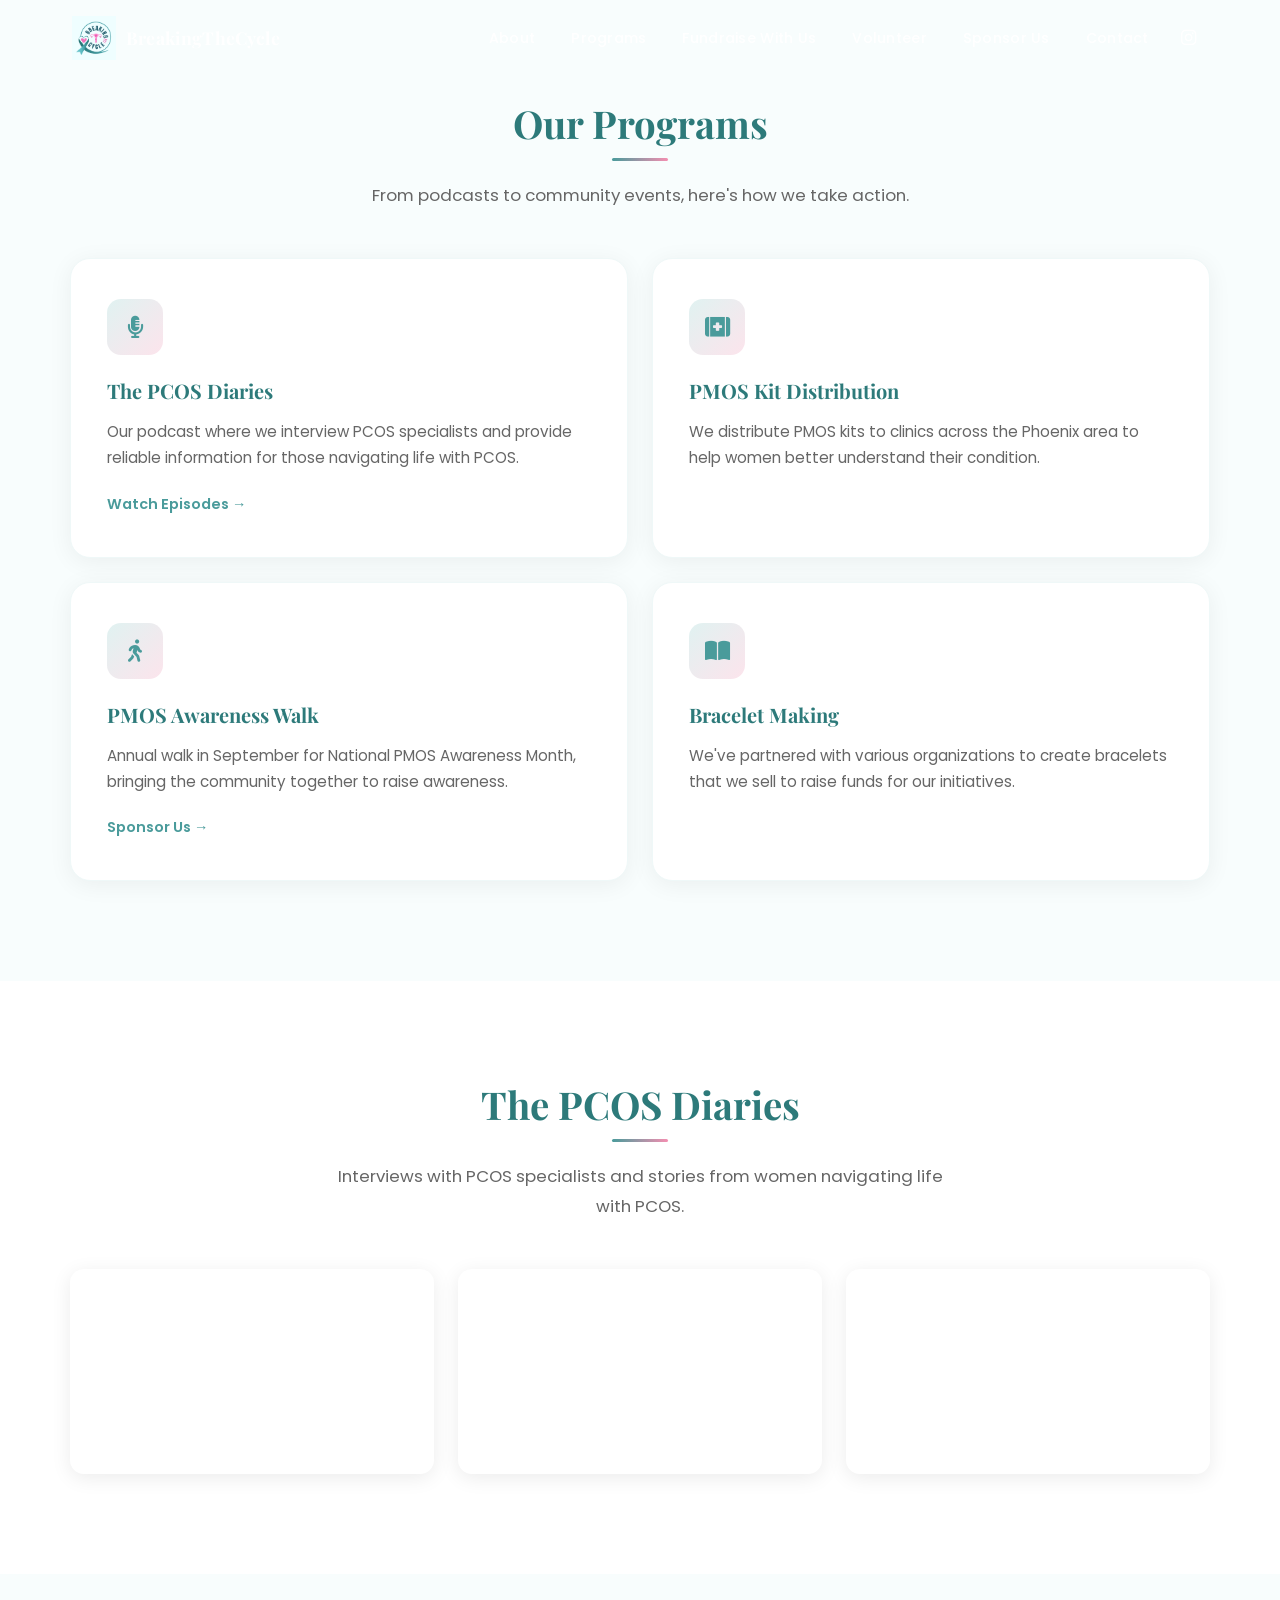
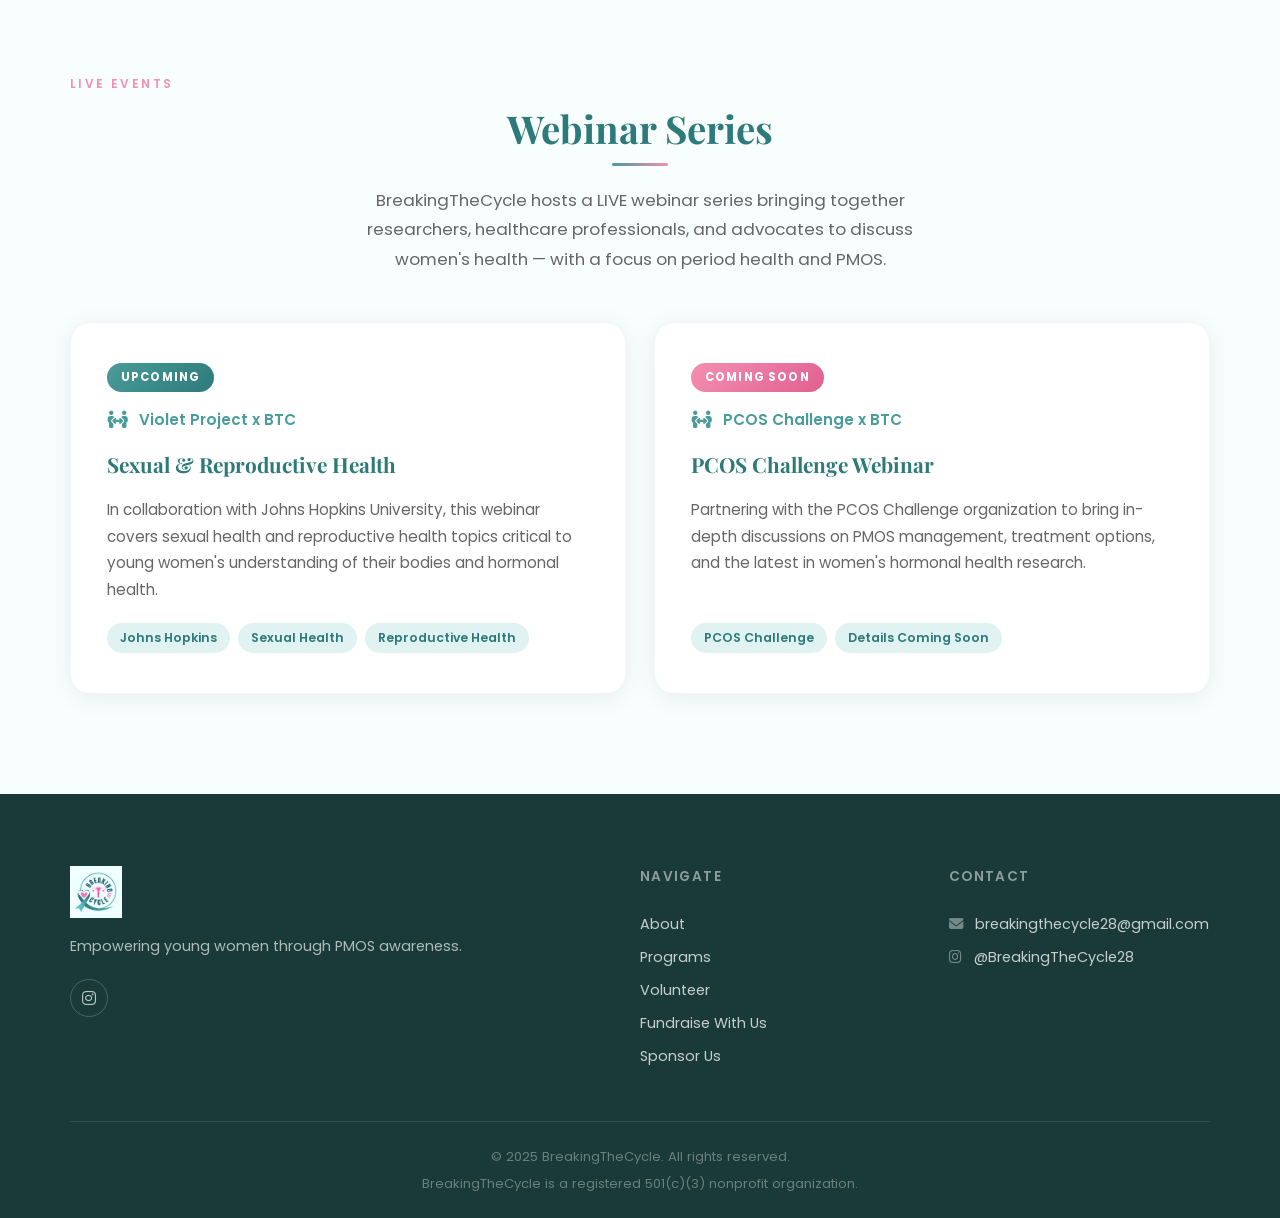
<file: programs.html>
<!DOCTYPE html>
<html lang="en">
<head>
    <meta charset="utf-8">
    <meta name="viewport" content="width=device-width, initial-scale=1.0">
    <title>Programs | BreakingTheCycle</title>
    <link rel="icon" href="logo.png" type="image/png">
    <link rel="stylesheet" href="style.css">
    <link href="https://fonts.googleapis.com/css2?family=Poppins:wght@300;400;500;600;700&family=Playfair+Display:ital,wght@0,400;0,600;0,700;1,400&display=swap" rel="stylesheet">
    <link rel="stylesheet" href="https://cdnjs.cloudflare.com/ajax/libs/font-awesome/6.5.0/css/all.min.css">
</head>
<body>

    <!-- Navigation -->
    <nav class="navbar" id="navbar">
        <div class="nav-container">
            <a href="index.html" class="nav-logo">
                <img src="logo.png" alt="BreakingTheCycle Logo">
                <span class="nav-brand">BreakingTheCycle</span>
            </a>
            <button class="hamburger" id="hamburger" aria-label="Toggle navigation">
                <span></span>
                <span></span>
                <span></span>
            </button>
            <ul class="nav-menu" id="nav-menu">
                <li><a href="index.html#about" class="nav-link">About</a></li>
                <li><a href="programs.html" class="nav-link">Programs</a></li>
                <li><a href="donate.html" class="nav-link">Fundraise With Us</a></li>
                <li><a href="volunteer.html" class="nav-link">Volunteer</a></li>
                <li><a href="sponsor.html" class="nav-link">Sponsor Us</a></li>
                <li><a href="contact.html" class="nav-link">Contact</a></li>
                <li><a href="https://www.instagram.com/breakingthecycle28" target="_blank" rel="noopener" class="nav-link nav-icon-link"><i class="fa-brands fa-instagram"></i></a></li>
            </ul>
        </div>
    </nav>

    <!-- Programs Section -->
    <section id="programs" class="section section-alt">
        <div class="section-container">
            <h2 class="section-title">Our Programs</h2>
            <div class="section-line"></div>
            <p class="section-subtitle">From podcasts to community events, here's how we take action.</p>
            <div class="programs-grid">
                <div class="program-card">
                    <div class="program-icon"><i class="fa-solid fa-microphone-lines"></i></div>
                    <h3>The PCOS Diaries</h3>
                    <p>Our podcast where we interview PCOS specialists and provide reliable information for those navigating life with PCOS.</p>
                    <a href="#podcast" class="program-link">Watch Episodes →</a>
                </div>
                <div class="program-card">
                    <div class="program-icon"><i class="fa-solid fa-kit-medical"></i></div>
                    <h3>PMOS Kit Distribution</h3>
                    <p>We distribute PMOS kits to clinics across the Phoenix area to help women better understand their condition.</p>
                </div>
                <div class="program-card">
                    <div class="program-icon"><i class="fa-solid fa-person-walking"></i></div>
                    <h3>PMOS Awareness Walk</h3>
                    <p>Annual walk in September for National PMOS Awareness Month, bringing the community together to raise awareness.</p>
                    <a href="sponsor.html" class="program-link">Sponsor Us →</a>
                </div>
                <div class="program-card">
                    <div class="program-icon"><i class="fa-solid fa-book-open"></i></div>
                    <h3>Bracelet Making</h3>
                    <p>We've partnered with various organizations to create bracelets that we sell to raise funds for our initiatives.</p>
                </div>
            </div>
        </div>
    </section>

    <!-- Podcast Section -->
    <section id="podcast" class="section">
        <div class="section-container">
            <h2 class="section-title">The PCOS Diaries</h2>
            <div class="section-line"></div>
            <p class="section-subtitle">Interviews with PCOS specialists and stories from women navigating life with PCOS.</p>
            <div class="podcast-grid">
                <div class="podcast-card">
                    <iframe src="https://www.youtube.com/embed/5lDBDg7c888" title="PCOS Diaries Episode 1" allow="accelerometer; autoplay; clipboard-write; encrypted-media; gyroscope; picture-in-picture" allowfullscreen></iframe>
                </div>
                <div class="podcast-card">
                    <iframe src="https://www.youtube.com/embed/5c15yQ5N_NQ" title="PCOS Diaries Episode 2" allow="accelerometer; autoplay; clipboard-write; encrypted-media; gyroscope; picture-in-picture" allowfullscreen></iframe>
                </div>
                <div class="podcast-card">
                    <iframe src="https://www.youtube.com/embed/fNRErykeidM" title="PCOS Diaries Episode 3" allow="accelerometer; autoplay; clipboard-write; encrypted-media; gyroscope; picture-in-picture" allowfullscreen></iframe>
                </div>
            </div>
        </div>
    </section>

    <!-- Webinar Series Section -->
    <section id="webinars" class="section section-alt">
        <div class="section-container">
            <p class="section-eyebrow">Live Events</p>
            <h2 class="section-title">Webinar Series</h2>
            <div class="section-line"></div>
            <p class="section-subtitle">BreakingTheCycle hosts a LIVE webinar series bringing together researchers, healthcare professionals, and advocates to discuss women's health — with a focus on period health and PMOS.</p>
            <div class="webinar-grid">
                <div class="webinar-card">
                    <span class="webinar-badge">Upcoming</span>
                    <div class="webinar-collab">
                        <i class="fa-solid fa-people-arrows"></i>
                        <span>Violet Project x BTC</span>
                    </div>
                    <h3>Sexual &amp; Reproductive Health</h3>
                    <p>In collaboration with Johns Hopkins University, this webinar covers sexual health and reproductive health topics critical to young women's understanding of their bodies and hormonal health.</p>
                    <div class="webinar-tags">
                        <span class="webinar-tag">Johns Hopkins</span>
                        <span class="webinar-tag">Sexual Health</span>
                        <span class="webinar-tag">Reproductive Health</span>
                    </div>
                </div>
                <div class="webinar-card">
                    <span class="webinar-badge webinar-badge-soon">Coming Soon</span>
                    <div class="webinar-collab">
                        <i class="fa-solid fa-people-arrows"></i>
                        <span>PCOS Challenge x BTC</span>
                    </div>
                    <h3>PCOS Challenge Webinar</h3>
                    <p>Partnering with the PCOS Challenge organization to bring in-depth discussions on PMOS management, treatment options, and the latest in women's hormonal health research.</p>
                    <div class="webinar-tags">
                        <span class="webinar-tag">PCOS Challenge</span>
                        <span class="webinar-tag">Details Coming Soon</span>
                    </div>
                </div>
            </div>
        </div>
    </section>

    <!-- Footer -->
    <footer class="footer" id="contact">
        <div class="footer-container">
            <div class="footer-brand">
                <img src="logo.png" alt="BreakingTheCycle Logo" class="footer-logo">
                <p>Empowering young women through PMOS awareness.</p>
                <div class="footer-social">
                    <a href="https://www.instagram.com/breakingthecycle28" target="_blank" rel="noopener" aria-label="Instagram"><i class="fa-brands fa-instagram"></i></a>
                </div>
            </div>
            <div class="footer-links">
                <h4>Navigate</h4>
                <a href="about.html">About</a>
                <a href="programs.html">Programs</a>
                <a href="volunteer.html">Volunteer</a>
                <a href="donate.html">Fundraise With Us</a>
                <a href="sponsor.html">Sponsor Us</a>
            </div>
            <div class="footer-contact">
                <h4>Contact</h4>
                <a href="mailto:breakingthecycle28@gmail.com"><i class="fa-solid fa-envelope"></i> breakingthecycle28@gmail.com</a>
                <a href="https://www.instagram.com/breakingthecycle28" target="_blank" rel="noopener"><i class="fa-brands fa-instagram"></i> @BreakingTheCycle28</a>
            </div>
        </div>
        <div class="footer-bottom">
            <p>&copy; 2025 BreakingTheCycle. All rights reserved.</p>
            <p style="margin-top: 6px;">BreakingTheCycle is a registered 501(c)(3) nonprofit organization.</p>
        </div>
    </footer>

    <script>
        const hamburger = document.getElementById('hamburger');
        const navMenu = document.getElementById('nav-menu');
        hamburger.addEventListener('click', () => {
            hamburger.classList.toggle('active');
            navMenu.classList.toggle('active');
        });
        document.querySelectorAll('.nav-link').forEach(link => {
            link.addEventListener('click', () => {
                hamburger.classList.remove('active');
                navMenu.classList.remove('active');
            });
        });
        window.addEventListener('scroll', () => {
            document.getElementById('navbar').classList.toggle('scrolled', window.scrollY > 50);
        });
        if (!document.querySelector('.hero')) {
            document.getElementById('navbar').classList.add('scrolled');
        }
        const observer = new IntersectionObserver((entries) => {
            entries.forEach(entry => {
                if (entry.isIntersecting) entry.target.classList.add('visible');
            });
        }, { threshold: 0.1, rootMargin: '0px 0px -50px 0px' });
        document.querySelectorAll('.section').forEach(section => observer.observe(section));
    </script>
</body>
</html>
</file>
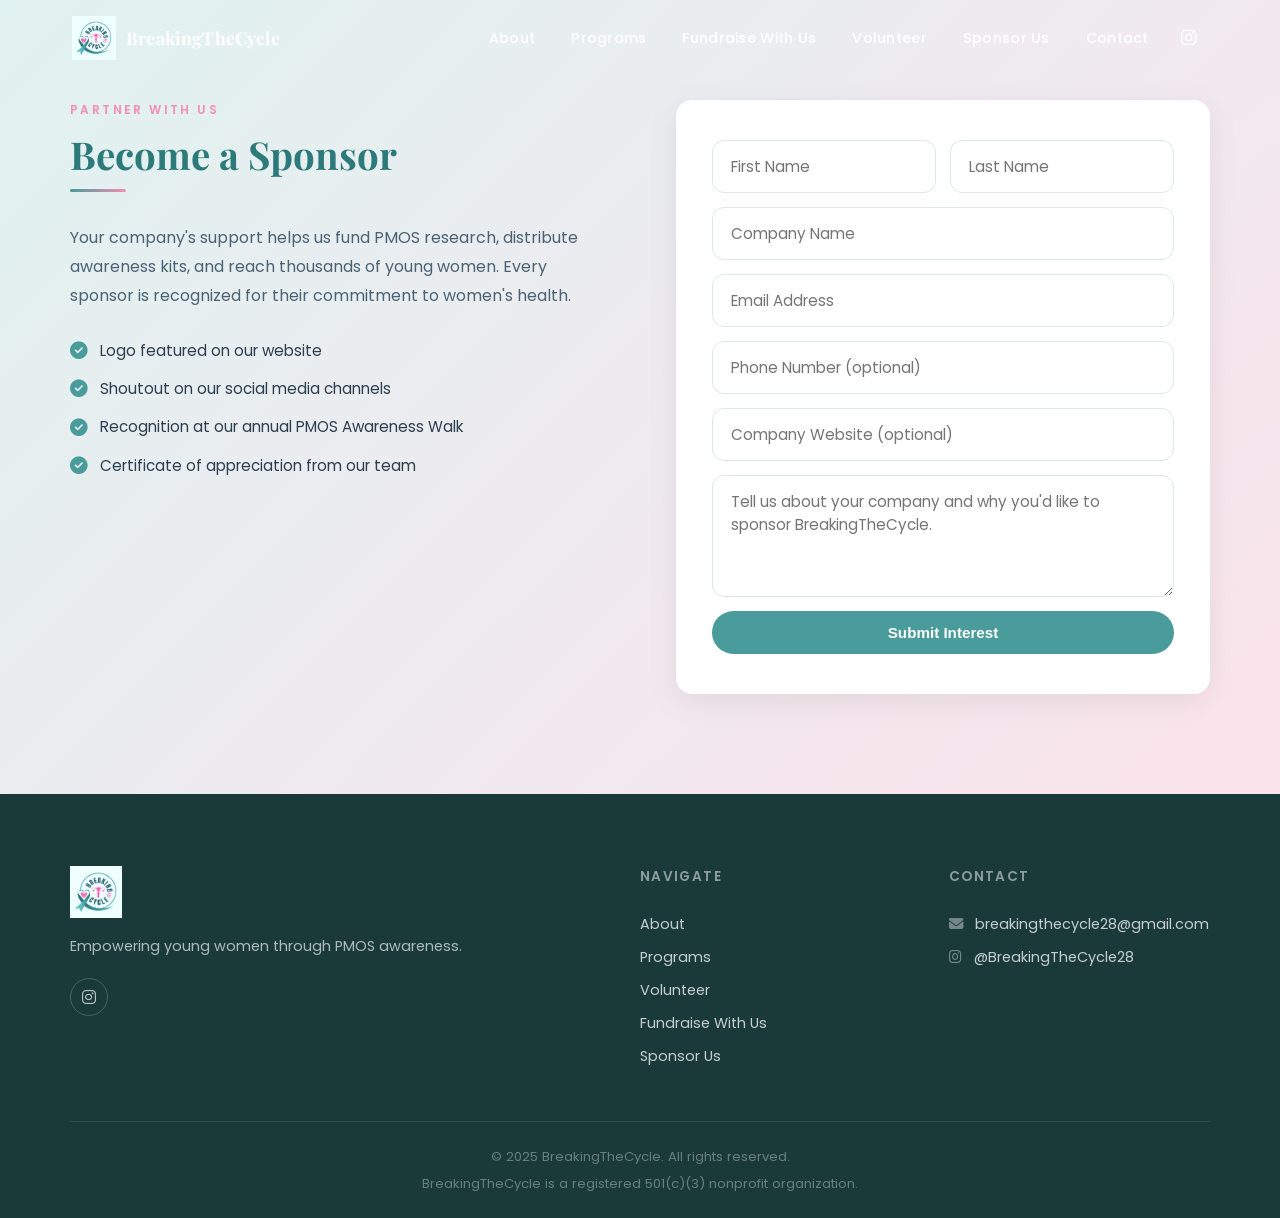
<file: sponsor.html>
<!DOCTYPE html>
<html lang="en">
<head>
    <meta charset="utf-8">
    <meta name="viewport" content="width=device-width, initial-scale=1.0">
    <title>Sponsor Us | BreakingTheCycle</title>
    <link rel="icon" href="logo.png" type="image/png">
    <link rel="stylesheet" href="style.css">
    <link href="https://fonts.googleapis.com/css2?family=Poppins:wght@300;400;500;600;700&family=Playfair+Display:ital,wght@0,400;0,600;0,700;1,400&display=swap" rel="stylesheet">
    <link rel="stylesheet" href="https://cdnjs.cloudflare.com/ajax/libs/font-awesome/6.5.0/css/all.min.css">
</head>
<body>

    <!-- Navigation -->
    <nav class="navbar" id="navbar">
        <div class="nav-container">
            <a href="index.html" class="nav-logo">
                <img src="logo.png" alt="BreakingTheCycle Logo">
                <span class="nav-brand">BreakingTheCycle</span>
            </a>
            <button class="hamburger" id="hamburger" aria-label="Toggle navigation">
                <span></span>
                <span></span>
                <span></span>
            </button>
            <ul class="nav-menu" id="nav-menu">
                <li><a href="index.html#about" class="nav-link">About</a></li>
                <li><a href="programs.html" class="nav-link">Programs</a></li>
                <li><a href="donate.html" class="nav-link">Fundraise With Us</a></li>
                <li><a href="volunteer.html" class="nav-link">Volunteer</a></li>
                <li><a href="sponsor.html" class="nav-link">Sponsor Us</a></li>
                <li><a href="contact.html" class="nav-link">Contact</a></li>
                <li><a href="https://www.instagram.com/breakingthecycle28" target="_blank" rel="noopener" class="nav-link nav-icon-link"><i class="fa-brands fa-instagram"></i></a></li>
            </ul>
        </div>
    </nav>

    <!-- Sponsor Section -->
    <section id="sponsor" class="section sponsor-section">
        <div class="section-container">
            <div class="sponsor-grid">
                <div class="sponsor-info-side">
                    <p class="section-eyebrow">Partner With Us</p>
                    <h2 class="section-title left-align">Become a Sponsor</h2>
                    <div class="section-line left-align"></div>
                    <p class="sponsor-desc">Your company's support helps us fund PMOS research, distribute awareness kits, and reach thousands of young women. Every sponsor is recognized for their commitment to women's health.</p>
                    <div class="sponsor-perks">
                        <div class="sponsor-perk">
                            <i class="fa-solid fa-circle-check"></i>
                            <span>Logo featured on our website</span>
                        </div>
                        <div class="sponsor-perk">
                            <i class="fa-solid fa-circle-check"></i>
                            <span>Shoutout on our social media channels</span>
                        </div>
                        <div class="sponsor-perk">
                            <i class="fa-solid fa-circle-check"></i>
                            <span>Recognition at our annual PMOS Awareness Walk</span>
                        </div>
                        <div class="sponsor-perk">
                            <i class="fa-solid fa-circle-check"></i>
                            <span>Certificate of appreciation from our team</span>
                        </div>
                    </div>
                </div>
                <div class="sponsor-form-side">
                    <form class="signup-form" id="sponsor-form" action="https://formspree.io/f/mnjrogrb" method="POST">
                        <div class="form-row">
                            <input type="text" name="first_name" placeholder="First Name" required>
                            <input type="text" name="last_name" placeholder="Last Name" required>
                        </div>
                        <input type="text" name="company_name" placeholder="Company Name" required>
                        <input type="email" name="email" placeholder="Email Address" required>
                        <input type="tel" name="phone" placeholder="Phone Number (optional)">
                        <input type="url" name="website" placeholder="Company Website (optional)">
                        <textarea name="message" placeholder="Tell us about your company and why you'd like to sponsor BreakingTheCycle." rows="4" required></textarea>
                        <button type="submit" class="btn btn-primary">Submit Interest</button>
                    </form>
                    <p class="form-success" id="sponsor-success">Thank you! We'll reach out within 2–3 business days.</p>
                </div>
            </div>
        </div>
    </section>

    <!-- Footer -->
    <footer class="footer" id="contact">
        <div class="footer-container">
            <div class="footer-brand">
                <img src="logo.png" alt="BreakingTheCycle Logo" class="footer-logo">
                <p>Empowering young women through PMOS awareness.</p>
                <div class="footer-social">
                    <a href="https://www.instagram.com/breakingthecycle28" target="_blank" rel="noopener" aria-label="Instagram"><i class="fa-brands fa-instagram"></i></a>
                </div>
            </div>
            <div class="footer-links">
                <h4>Navigate</h4>
                <a href="about.html">About</a>
                <a href="programs.html">Programs</a>
                <a href="volunteer.html">Volunteer</a>
                <a href="donate.html">Fundraise With Us</a>
                <a href="sponsor.html">Sponsor Us</a>
            </div>
            <div class="footer-contact">
                <h4>Contact</h4>
                <a href="mailto:breakingthecycle28@gmail.com"><i class="fa-solid fa-envelope"></i> breakingthecycle28@gmail.com</a>
                <a href="https://www.instagram.com/breakingthecycle28" target="_blank" rel="noopener"><i class="fa-brands fa-instagram"></i> @BreakingTheCycle28</a>
            </div>
        </div>
        <div class="footer-bottom">
            <p>&copy; 2025 BreakingTheCycle. All rights reserved.</p>
            <p style="margin-top: 6px;">BreakingTheCycle is a registered 501(c)(3) nonprofit organization.</p>
        </div>
    </footer>

    <script>
        const hamburger = document.getElementById('hamburger');
        const navMenu = document.getElementById('nav-menu');
        hamburger.addEventListener('click', () => {
            hamburger.classList.toggle('active');
            navMenu.classList.toggle('active');
        });
        document.querySelectorAll('.nav-link').forEach(link => {
            link.addEventListener('click', () => {
                hamburger.classList.remove('active');
                navMenu.classList.remove('active');
            });
        });
        window.addEventListener('scroll', () => {
            document.getElementById('navbar').classList.toggle('scrolled', window.scrollY > 50);
        });
        if (!document.querySelector('.hero')) {
            document.getElementById('navbar').classList.add('scrolled');
        }
        const observer = new IntersectionObserver((entries) => {
            entries.forEach(entry => {
                if (entry.isIntersecting) entry.target.classList.add('visible');
            });
        }, { threshold: 0.1, rootMargin: '0px 0px -50px 0px' });
        document.querySelectorAll('.section').forEach(section => observer.observe(section));

        const sponsorForm = document.getElementById('sponsor-form');
        if (sponsorForm) {
            sponsorForm.addEventListener('submit', function(e) {
                e.preventDefault();
                sponsorForm.style.display = 'none';
                document.getElementById('sponsor-success').style.display = 'block';
            });
        }
    </script>
</body>
</html>
</file>
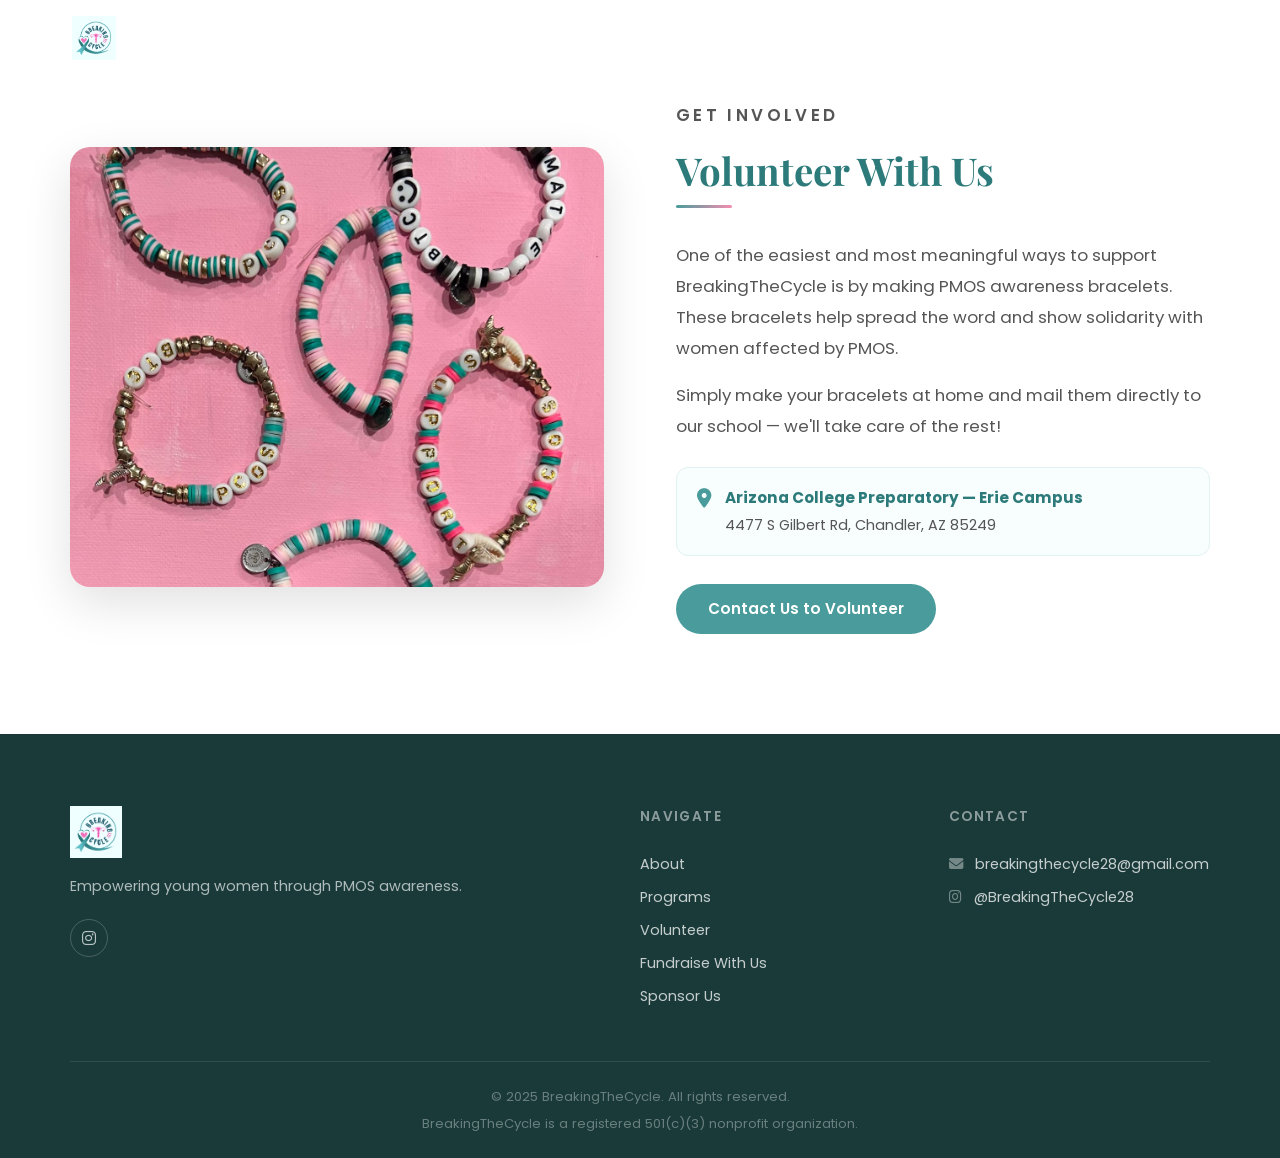
<file: volunteer.html>
<!DOCTYPE html>
<html lang="en">
<head>
    <meta charset="utf-8">
    <meta name="viewport" content="width=device-width, initial-scale=1.0">
    <title>Volunteer | BreakingTheCycle</title>
    <link rel="icon" href="logo.png" type="image/png">
    <link rel="stylesheet" href="style.css">
    <link href="https://fonts.googleapis.com/css2?family=Poppins:wght@300;400;500;600;700&family=Playfair+Display:ital,wght@0,400;0,600;0,700;1,400&display=swap" rel="stylesheet">
    <link rel="stylesheet" href="https://cdnjs.cloudflare.com/ajax/libs/font-awesome/6.5.0/css/all.min.css">
</head>
<body>

    <!-- Navigation -->
    <nav class="navbar" id="navbar">
        <div class="nav-container">
            <a href="index.html" class="nav-logo">
                <img src="logo.png" alt="BreakingTheCycle Logo">
                <span class="nav-brand">BreakingTheCycle</span>
            </a>
            <button class="hamburger" id="hamburger" aria-label="Toggle navigation">
                <span></span>
                <span></span>
                <span></span>
            </button>
            <ul class="nav-menu" id="nav-menu">
                <li><a href="index.html#about" class="nav-link">About</a></li>
                <li><a href="programs.html" class="nav-link">Programs</a></li>
                <li><a href="donate.html" class="nav-link">Fundraise With Us</a></li>
                <li><a href="volunteer.html" class="nav-link">Volunteer</a></li>
                <li><a href="sponsor.html" class="nav-link">Sponsor Us</a></li>
                <li><a href="contact.html" class="nav-link">Contact</a></li>
                <li><a href="https://www.instagram.com/breakingthecycle28" target="_blank" rel="noopener" class="nav-link nav-icon-link"><i class="fa-brands fa-instagram"></i></a></li>
            </ul>
        </div>
    </nav>

    <!-- Volunteer Section -->
    <section id="volunteer" class="section two-col-section">
        <div class="section-container">
            <div class="two-col-grid">
                <div class="two-col-image">
                    <img src="bracelets.jpg" alt="BTC Bracelets">
                </div>
                <div class="two-col-text">
                    <p class="section-eyebrow">Get Involved</p>
                    <h2 class="section-title left-align">Volunteer With Us</h2>
                    <div class="section-line left-align"></div>
                    <p>One of the easiest and most meaningful ways to support BreakingTheCycle is by making PMOS awareness bracelets. These bracelets help spread the word and show solidarity with women affected by PMOS.</p>
                    <p style="margin-top: 16px;">Simply make your bracelets at home and mail them directly to our school — we'll take care of the rest!</p>
                    <div class="volunteer-address">
                        <i class="fa-solid fa-location-dot"></i>
                        <div>
                            <strong>Arizona College Preparatory — Erie Campus</strong>
                            <span>4477 S Gilbert Rd, Chandler, AZ 85249</span>
                        </div>
                    </div>
                    <a href="contact.html" class="btn btn-primary" style="margin-top: 28px; display: inline-block;">Contact Us to Volunteer</a>
                </div>
            </div>
        </div>
    </section>

    <!-- Footer -->
    <footer class="footer" id="contact">
        <div class="footer-container">
            <div class="footer-brand">
                <img src="logo.png" alt="BreakingTheCycle Logo" class="footer-logo">
                <p>Empowering young women through PMOS awareness.</p>
                <div class="footer-social">
                    <a href="https://www.instagram.com/breakingthecycle28" target="_blank" rel="noopener" aria-label="Instagram"><i class="fa-brands fa-instagram"></i></a>
                </div>
            </div>
            <div class="footer-links">
                <h4>Navigate</h4>
                <a href="about.html">About</a>
                <a href="programs.html">Programs</a>
                <a href="volunteer.html">Volunteer</a>
                <a href="donate.html">Fundraise With Us</a>
                <a href="sponsor.html">Sponsor Us</a>
            </div>
            <div class="footer-contact">
                <h4>Contact</h4>
                <a href="mailto:breakingthecycle28@gmail.com"><i class="fa-solid fa-envelope"></i> breakingthecycle28@gmail.com</a>
                <a href="https://www.instagram.com/breakingthecycle28" target="_blank" rel="noopener"><i class="fa-brands fa-instagram"></i> @BreakingTheCycle28</a>
            </div>
        </div>
        <div class="footer-bottom">
            <p>&copy; 2025 BreakingTheCycle. All rights reserved.</p>
            <p style="margin-top: 6px;">BreakingTheCycle is a registered 501(c)(3) nonprofit organization.</p>
        </div>
    </footer>

    <script>
        const hamburger = document.getElementById('hamburger');
        const navMenu = document.getElementById('nav-menu');
        hamburger.addEventListener('click', () => {
            hamburger.classList.toggle('active');
            navMenu.classList.toggle('active');
        });
        document.querySelectorAll('.nav-link').forEach(link => {
            link.addEventListener('click', () => {
                hamburger.classList.remove('active');
                navMenu.classList.remove('active');
            });
        });
        window.addEventListener('scroll', () => {
            document.getElementById('navbar').classList.toggle('scrolled', window.scrollY > 50);
        });
        if (!document.querySelector('.hero')) {
            document.getElementById('navbar').classList.add('scrolled');
        }
        const observer = new IntersectionObserver((entries) => {
            entries.forEach(entry => {
                if (entry.isIntersecting) entry.target.classList.add('visible');
            });
        }, { threshold: 0.1, rootMargin: '0px 0px -50px 0px' });
        document.querySelectorAll('.section').forEach(section => observer.observe(section));
    </script>
</body>
</html>
</file>
<file: style.css>
/* ========================================
   Breaking the Cycle — PCOS Awareness
   Color Palette:
   - Teal:       #4A9B9B
   - Dark Teal:  #2D7A7A
   - Pink:       #F48FB1
   - Light Pink: #FCE4EC
   - Light Blue: #E0F2F1
   - White:      #FFFFFF
   - Dark Text:  #2C3E50
   ======================================== */

/* Reset & Base */
*, *::before, *::after {
    margin: 0;
    padding: 0;
    box-sizing: border-box;
}

html {
    scroll-behavior: smooth;
    scroll-padding-top: 70px;
}

body {
    font-family: 'Poppins', sans-serif;
    color: #2C3E50;
    line-height: 1.6;
    background-color: #FFFFFF;
    overflow-x: hidden;
}

img {
    max-width: 100%;
    height: auto;
    display: block;
}

a {
    text-decoration: none;
    color: inherit;
}

strong {
    color: #2D7A7A;
}

/* ========================================
   Navigation
   ======================================== */
.navbar {
    position: fixed;
    top: 0;
    left: 0;
    width: 100%;
    z-index: 1000;
    background: rgba(255, 255, 255, 0.0);
    transition: background 0.4s ease, box-shadow 0.4s ease;
}

.navbar.scrolled {
    background: rgba(74, 155, 155, 0.97);
    backdrop-filter: blur(12px);
    -webkit-backdrop-filter: blur(12px);
    box-shadow: 0 2px 24px rgba(0, 0, 0, 0.2);
}

.navbar.scrolled .nav-link {
    color: #FFFFFF;
}

.navbar.scrolled .nav-brand {
    color: #FFFFFF;
}

.navbar.scrolled .hamburger span {
    background: #FFFFFF;
}


.nav-container {
    max-width: 1200px;
    margin: 0 auto;
    display: flex;
    align-items: center;
    justify-content: space-between;
    padding: 16px 32px;
}

.nav-logo {
    display: flex;
    align-items: center;
    gap: 10px;
}

.nav-logo img {
    height: 44px;
    width: auto;
}

.nav-brand {
    font-family: 'Playfair Display', serif;
    font-size: 1.1rem;
    font-weight: 700;
    color: #FFFFFF;
    letter-spacing: 0.01em;
    transition: color 0.3s ease;
}


.nav-menu {
    display: flex;
    list-style: none;
    gap: 4px;
    align-items: center;
}

.nav-link {
    padding: 8px 16px;
    font-size: 0.88rem;
    font-weight: 500;
    color: #FFFFFF;
    border-radius: 8px;
    transition: color 0.3s ease, background 0.3s ease;
    letter-spacing: 0.02em;
}


.nav-link:hover {
    color: #4A9B9B;
    background: rgba(74, 155, 155, 0.08);
}

.nav-icon-link {
    font-size: 1.1rem;
    padding: 8px 12px;
}

/* Hamburger */
.hamburger {
    display: none;
    background: none;
    border: none;
    cursor: pointer;
    padding: 8px;
    flex-direction: column;
    gap: 5px;
}

.hamburger span {
    display: block;
    width: 25px;
    height: 2px;
    background: #FFFFFF;
    border-radius: 3px;
    transition: transform 0.3s ease, opacity 0.3s ease, background 0.3s ease;
}


.hamburger.active span:nth-child(1) { transform: rotate(45deg) translate(5px, 5px); }
.hamburger.active span:nth-child(2) { opacity: 0; }
.hamburger.active span:nth-child(3) { transform: rotate(-45deg) translate(5px, -5px); }

/* ========================================
   Hero Section
   ======================================== */
.hero {
    min-height: 100vh;
    position: relative;
    display: flex;
    align-items: center;
    justify-content: flex-start;
    padding: 120px 8vw 80px;
    background:
        linear-gradient(135deg, #0d3b3b 0%, #1a5c5c 40%, #2D7A7A 70%, #3d6b5e 100%);
    overflow: hidden;
}

/* Decorative blobs */
.hero::before {
    content: '';
    position: absolute;
    top: -20%;
    right: -10%;
    width: 600px;
    height: 600px;
    border-radius: 50%;
    background: radial-gradient(circle, rgba(244, 143, 177, 0.18) 0%, transparent 70%);
    pointer-events: none;
}

.hero::after {
    content: '';
    position: absolute;
    bottom: -10%;
    left: -5%;
    width: 500px;
    height: 500px;
    border-radius: 50%;
    background: radial-gradient(circle, rgba(74, 155, 155, 0.2) 0%, transparent 70%);
    pointer-events: none;
}

.hero-overlay {
    display: none;
}

.hero-content {
    position: relative;
    z-index: 1;
    max-width: 820px;
}

.hero-eyebrow {
    font-size: 0.8rem;
    font-weight: 600;
    letter-spacing: 0.2em;
    text-transform: uppercase;
    color: #F48FB1;
    margin-bottom: 24px;
}

.hero-headline {
    font-family: 'Playfair Display', serif;
    font-size: clamp(2.2rem, 4.5vw, 4rem);
    font-weight: 700;
    color: #FFFFFF;
    line-height: 1.2;
    margin-bottom: 40px;
    letter-spacing: -0.01em;
}

.btn-hero {
    display: inline-block;
    padding: 14px 36px;
    background: transparent;
    color: #FFFFFF;
    border: 2px solid rgba(255, 255, 255, 0.6);
    border-radius: 40px;
    font-size: 0.95rem;
    font-weight: 500;
    letter-spacing: 0.05em;
    transition: all 0.3s ease;
}

.btn-hero:hover {
    background: rgba(255, 255, 255, 0.15);
    border-color: #FFFFFF;
    transform: translateY(-2px);
}

.hero-scroll-indicator {
    position: absolute;
    bottom: 36px;
    left: 50%;
    transform: translateX(-50%);
    color: rgba(255, 255, 255, 0.5);
    font-size: 1.1rem;
    animation: bounce 2s infinite;
    z-index: 1;
}

@keyframes bounce {
    0%, 100% { transform: translateX(-50%) translateY(0); }
    50% { transform: translateX(-50%) translateY(8px); }
}

/* ========================================
   Marquee
   ======================================== */
.marquee-section {
    background: #2D7A7A;
    overflow: hidden;
    padding: 22px 0;
    border-top: 1px solid rgba(255,255,255,0.1);
}

.marquee-track {
    display: flex;
    align-items: center;
    gap: 40px;
    white-space: nowrap;
    animation: marquee 25s linear infinite;
    width: max-content;
}

.marquee-track span {
    font-family: 'Playfair Display', serif;
    font-size: 1.5rem;
    font-weight: 600;
    color: #FFFFFF;
    letter-spacing: 0.04em;
}

.marquee-dot {
    color: #F48FB1 !important;
    font-size: 1rem !important;
}

@keyframes marquee {
    from { transform: translateX(0); }
    to { transform: translateX(-50%); }
}

/* ========================================
   Sections (General)
   ======================================== */
.section {
    padding: 100px 4vw;
    opacity: 0;
    transform: translateY(30px);
    transition: opacity 0.8s ease, transform 0.8s ease;
}

.section.visible {
    opacity: 1;
    transform: translateY(0);
}

.section-alt {
    background: #F8FDFD;
}

.section-container {
    max-width: 1140px;
    margin: 0 auto;
}

.section-eyebrow {
    font-size: 0.75rem;
    font-weight: 600;
    letter-spacing: 0.2em;
    text-transform: uppercase;
    color: #F48FB1;
    margin-bottom: 12px;
}

.section-eyebrow.light {
    color: rgba(244, 143, 177, 0.9);
}

.section-title {
    font-family: 'Playfair Display', serif;
    font-size: clamp(1.8rem, 3vw, 2.6rem);
    font-weight: 700;
    color: #2D7A7A;
    text-align: center;
    margin-bottom: 12px;
    line-height: 1.2;
}

.section-title.left-align {
    text-align: left;
}

.section-line {
    width: 56px;
    height: 3px;
    background: linear-gradient(90deg, #4A9B9B, #F48FB1);
    margin: 0 auto 44px;
    border-radius: 2px;
}

.section-line.left-align {
    margin: 0 0 32px;
}

.section-subtitle {
    text-align: center;
    font-size: 1.05rem;
    color: #666;
    max-width: 620px;
    margin: -24px auto 48px;
    line-height: 1.75;
}

/* ========================================
   Two-Column Layout
   ======================================== */
.two-col-grid {
    display: grid;
    grid-template-columns: 1fr 1fr;
    gap: 72px;
    align-items: center;
}

.two-col-grid.reverse {
    direction: rtl;
}

.two-col-grid.reverse > * {
    direction: ltr;
}

.two-col-image img {
    width: 100%;
    height: 440px;
    object-fit: cover;
    border-radius: 20px;
    box-shadow: 0 16px 48px rgba(0, 0, 0, 0.12);
}

.two-col-text p {
    font-size: 1.05rem;
    color: #555;
    line-height: 1.85;
    margin-bottom: 16px;
}

.two-col-text p:last-of-type {
    margin-bottom: 0;
}

/* ========================================
   Impact Section
   ======================================== */
.impact-section {
    background: linear-gradient(135deg, #1a5c5c 0%, #2D7A7A 50%, #1f6b6b 100%);
    position: relative;
    overflow: hidden;
}

.impact-section::before {
    content: '';
    position: absolute;
    top: -30%;
    right: -10%;
    width: 500px;
    height: 500px;
    border-radius: 50%;
    background: radial-gradient(circle, rgba(244, 143, 177, 0.12) 0%, transparent 70%);
    pointer-events: none;
}

.impact-section .section-title {
    color: #FFFFFF;
}

.impact-section .section-subtitle {
    color: rgba(255, 255, 255, 0.75);
}

.impact-grid {
    display: grid;
    grid-template-columns: repeat(4, 1fr);
    gap: 20px;
}

.impact-card {
    text-align: center;
    padding: 44px 28px;
    background: rgba(255, 255, 255, 0.1);
    backdrop-filter: blur(15px);
    -webkit-backdrop-filter: blur(15px);
    border: 1px solid rgba(255, 255, 255, 0.2);
    border-radius: 20px;
    transition: transform 0.3s ease, background 0.3s ease;
}

.impact-card:hover {
    transform: translateY(-6px);
    background: rgba(255, 255, 255, 0.16);
}

.impact-number {
    font-family: 'Playfair Display', serif;
    font-size: clamp(2.2rem, 3.5vw, 3.2rem);
    font-weight: 700;
    color: #FFFFFF;
    margin-bottom: 12px;
    line-height: 1;
}

.impact-card p {
    font-size: 0.95rem;
    color: rgba(255, 255, 255, 0.8);
    line-height: 1.5;
    font-weight: 400;
}

/* ========================================
   Partners Section
   ======================================== */
.partners-grid {
    display: grid;
    grid-template-columns: repeat(4, 1fr);
    gap: 16px;
}

.partner-card {
    background: #FFFFFF;
    border: 1px solid #E8F5F5;
    border-radius: 14px;
    padding: 28px 20px;
    text-align: center;
    font-size: 0.9rem;
    font-weight: 600;
    color: #2D7A7A;
    transition: transform 0.3s ease, box-shadow 0.3s ease, border-color 0.3s ease;
    line-height: 1.4;
}

.partner-card:hover {
    transform: translateY(-4px);
    box-shadow: 0 8px 28px rgba(45, 122, 122, 0.12);
    border-color: #4A9B9B;
}

/* ========================================
   Gallery Section
   ======================================== */
.gallery-grid {
    columns: 3;
    column-gap: 6px;
}

.gallery-item {
    break-inside: avoid;
    margin-bottom: 6px;
    border-radius: 10px;
    overflow: hidden;
    background: #E0F2F1;
}

.gallery-item img {
    width: 100%;
    height: auto;
    display: block;
    transition: transform 0.5s ease;
}

.gallery-item:hover img {
    transform: scale(1.03);
}

/* ========================================
   Programs Section
   ======================================== */
.programs-grid {
    display: grid;
    grid-template-columns: repeat(2, 1fr);
    gap: 24px;
}

.program-card {
    background: #FFFFFF;
    border-radius: 20px;
    padding: 40px 36px;
    box-shadow: 0 4px 24px rgba(0, 0, 0, 0.06);
    transition: transform 0.3s ease, box-shadow 0.3s ease;
    border: 1px solid #EFF8F8;
}

.program-card:hover {
    transform: translateY(-6px);
    box-shadow: 0 12px 36px rgba(45, 122, 122, 0.12);
}

.program-icon {
    width: 56px;
    height: 56px;
    border-radius: 14px;
    background: linear-gradient(135deg, #E0F2F1, #FCE4EC);
    display: flex;
    align-items: center;
    justify-content: center;
    font-size: 1.4rem;
    color: #4A9B9B;
    margin-bottom: 20px;
}

.program-card h3 {
    font-family: 'Playfair Display', serif;
    font-size: 1.25rem;
    font-weight: 700;
    color: #2D7A7A;
    margin-bottom: 12px;
}

.program-card p {
    font-size: 0.95rem;
    color: #666;
    line-height: 1.7;
    margin-bottom: 20px;
}

.program-link {
    font-size: 0.9rem;
    font-weight: 600;
    color: #4A9B9B;
    transition: color 0.2s ease;
}

.program-link:hover {
    color: #2D7A7A;
}

/* ========================================
   Podcast Section
   ======================================== */
.podcast-grid {
    display: grid;
    grid-template-columns: repeat(3, 1fr);
    gap: 24px;
}

.podcast-card {
    border-radius: 14px;
    overflow: hidden;
    box-shadow: 0 4px 20px rgba(0, 0, 0, 0.08);
    transition: transform 0.3s ease, box-shadow 0.3s ease;
}

.podcast-card:hover {
    transform: translateY(-4px);
    box-shadow: 0 10px 32px rgba(0, 0, 0, 0.14);
}

.podcast-card iframe {
    width: 100%;
    aspect-ratio: 16 / 9;
    display: block;
    border: none;
}

/* ========================================
   Chapter Signup Section
   ======================================== */
.chapter-grid {
    display: grid;
    grid-template-columns: 1fr 1fr;
    gap: 72px;
    align-items: start;
}

.chapter-sub {
    font-size: 1rem;
    color: #666;
    line-height: 1.75;
    margin-bottom: 32px;
}

.signup-form {
    display: flex;
    flex-direction: column;
    gap: 14px;
}

.form-row {
    display: grid;
    grid-template-columns: 1fr 1fr;
    gap: 14px;
}

.signup-form input,
.signup-form textarea {
    width: 100%;
    padding: 14px 18px;
    border: 1.5px solid #DDE8E8;
    border-radius: 12px;
    font-family: 'Poppins', sans-serif;
    font-size: 0.95rem;
    color: #2C3E50;
    background: #FFFFFF;
    transition: border-color 0.3s ease, box-shadow 0.3s ease;
    outline: none;
}

.signup-form input:focus,
.signup-form textarea:focus {
    border-color: #4A9B9B;
    box-shadow: 0 0 0 3px rgba(74, 155, 155, 0.12);
}

.signup-form textarea {
    resize: vertical;
    min-height: 110px;
}

.form-success {
    display: none;
    font-size: 1.05rem;
    color: #2D7A7A;
    font-weight: 600;
    padding: 20px;
    background: #E0F2F1;
    border-radius: 12px;
    text-align: center;
}

.chapter-info-side {
    display: flex;
    flex-direction: column;
    gap: 16px;
    padding-top: 80px;
}

.chapter-stat-card {
    background: #FFFFFF;
    border-radius: 16px;
    padding: 24px 28px;
    box-shadow: 0 4px 20px rgba(0, 0, 0, 0.06);
    border-left: 4px solid #4A9B9B;
    display: flex;
    align-items: center;
    gap: 20px;
}

.chapter-num {
    font-family: 'Playfair Display', serif;
    font-size: 2rem;
    font-weight: 700;
    color: #2D7A7A;
    white-space: nowrap;
}

.chapter-label {
    font-size: 0.95rem;
    color: #666;
    font-weight: 500;
}

.chapter-desc {
    font-size: 0.95rem;
    color: #777;
    line-height: 1.75;
    margin-top: 8px;
}

/* ========================================
   Donate Section
   ======================================== */
.donate-section {
    background: linear-gradient(135deg, #E0F2F1 0%, #FCE4EC 100%);
    text-align: center;
}

.donate-text {
    font-size: 1.05rem;
    color: #555;
    max-width: 580px;
    margin: -24px auto 44px;
    line-height: 1.8;
}

.donate-amounts {
    display: flex;
    gap: 12px;
    justify-content: center;
    flex-wrap: wrap;
    margin-bottom: 16px;
}

.amount-btn {
    padding: 12px 28px;
    border-radius: 40px;
    border: 2px solid #4A9B9B;
    background: transparent;
    color: #4A9B9B;
    font-family: 'Poppins', sans-serif;
    font-size: 1rem;
    font-weight: 600;
    cursor: pointer;
    transition: all 0.2s ease;
}

.amount-btn:hover,
.amount-btn.active {
    background: #4A9B9B;
    color: #FFFFFF;
    transform: translateY(-2px);
    box-shadow: 0 6px 20px rgba(74, 155, 155, 0.3);
}

.donate-frequency {
    display: flex;
    gap: 8px;
    justify-content: center;
    margin-bottom: 36px;
}

.freq-btn {
    padding: 8px 22px;
    border-radius: 40px;
    border: 1.5px solid rgba(45, 122, 122, 0.3);
    background: transparent;
    color: #2D7A7A;
    font-family: 'Poppins', sans-serif;
    font-size: 0.85rem;
    font-weight: 500;
    cursor: pointer;
    transition: all 0.2s ease;
}

.freq-btn:hover,
.freq-btn.active {
    background: rgba(45, 122, 122, 0.1);
    border-color: #2D7A7A;
}

.btn-donate {
    display: inline-block;
    padding: 16px 52px;
    background: #2D7A7A;
    color: #FFFFFF;
    border-radius: 40px;
    font-size: 1.05rem;
    font-weight: 600;
    transition: all 0.3s ease;
    margin-bottom: 20px;
}

.btn-donate:hover {
    background: #1a5c5c;
    transform: translateY(-3px);
    box-shadow: 0 8px 28px rgba(45, 122, 122, 0.35);
}

.donate-sub {
    font-size: 0.9rem;
    color: #777;
}

.donate-divider {
    width: 60px;
    height: 2px;
    background: rgba(255,255,255,0.3);
    margin: 40px auto;
}

.donate-fundraiser {
    background: #4A9B9B;
    border: 1px solid rgba(255,255,255,0.25);
    border-radius: 16px;
    padding: 36px 40px;
    max-width: 580px;
    margin: 0 auto;
}

.donate-fundraiser-eyebrow {
    font-size: 0.8rem;
    font-weight: 600;
    letter-spacing: 0.12em;
    text-transform: uppercase;
    color: #F48FB1;
    margin-bottom: 8px;
}

.donate-fundraiser-title {
    font-family: 'Playfair Display', serif;
    font-size: 1.5rem;
    color: #FFFFFF;
    margin-bottom: 12px;
}

.donate-fundraiser-desc {
    font-size: 0.95rem;
    color: rgba(255,255,255,0.8);
    margin-bottom: 24px;
    line-height: 1.7;
}

.btn-donate-secondary {
    display: inline-block;
    padding: 13px 32px;
    background: transparent;
    border: 2px solid #FFFFFF;
    color: #FFFFFF;
    border-radius: 50px;
    font-weight: 600;
    font-size: 0.95rem;
    transition: all 0.3s ease;
}

.btn-donate-secondary:hover {
    background: #4A9B9B;
    color: #2D7A7A;
    transform: translateY(-2px);
}

.donate-sub a {
    color: #4A9B9B;
    font-weight: 600;
    text-decoration: underline;
}

/* ========================================
   Buttons (General)
   ======================================== */
.btn {
    display: inline-block;
    padding: 13px 32px;
    border-radius: 40px;
    font-size: 0.95rem;
    font-weight: 600;
    cursor: pointer;
    transition: all 0.3s ease;
    border: none;
}

.btn-primary {
    background: #4A9B9B;
    color: #FFFFFF;
}

.btn-primary:hover {
    background: #2D7A7A;
    transform: translateY(-2px);
    box-shadow: 0 6px 20px rgba(74, 155, 155, 0.3);
}

/* ========================================
   Footer
   ======================================== */
.footer {
    background: #1a3a3a;
    color: #FFFFFF;
    padding: 72px 4vw 0;
}

.footer-container {
    max-width: 1140px;
    margin: 0 auto;
    display: grid;
    grid-template-columns: 2fr 1fr 1fr;
    gap: 48px;
    padding-bottom: 48px;
    border-bottom: 1px solid rgba(255, 255, 255, 0.1);
}

.footer-logo {
    height: 52px;
    width: auto;
    margin-bottom: 16px;
}

.footer-brand p {
    color: rgba(255, 255, 255, 0.65);
    font-size: 0.9rem;
    line-height: 1.7;
    margin-bottom: 20px;
}

.footer-social {
    display: flex;
    gap: 12px;
}

.footer-social a {
    width: 38px;
    height: 38px;
    border-radius: 50%;
    border: 1px solid rgba(255, 255, 255, 0.2);
    display: flex;
    align-items: center;
    justify-content: center;
    font-size: 1rem;
    color: rgba(255, 255, 255, 0.7);
    transition: all 0.3s ease;
}

.footer-social a:hover {
    background: #F48FB1;
    border-color: #F48FB1;
    color: #FFFFFF;
    transform: translateY(-2px);
}

.footer-links h4,
.footer-contact h4 {
    font-size: 0.85rem;
    font-weight: 600;
    letter-spacing: 0.1em;
    text-transform: uppercase;
    color: rgba(255, 255, 255, 0.5);
    margin-bottom: 20px;
}

.footer-links a,
.footer-contact a {
    display: block;
    color: rgba(255, 255, 255, 0.75);
    font-size: 0.9rem;
    padding: 5px 0;
    transition: color 0.3s ease;
}

.footer-links a:hover,
.footer-contact a:hover {
    color: #F48FB1;
}

.footer-contact a i {
    margin-right: 8px;
    color: rgba(255, 255, 255, 0.4);
}

.footer-bottom {
    max-width: 1140px;
    margin: 0 auto;
    text-align: center;
    padding: 24px 0;
    color: rgba(255, 255, 255, 0.35);
    font-size: 0.82rem;
}

/* ========================================
   Animations
   ======================================== */
@keyframes fadeInDown {
    from { opacity: 0; transform: translateY(-30px); }
    to { opacity: 1; transform: translateY(0); }
}

@keyframes fadeInUp {
    from { opacity: 0; transform: translateY(30px); }
    to { opacity: 1; transform: translateY(0); }
}

/* ========================================
   Responsive — Tablet (≤1024px)
   ======================================== */
@media (max-width: 1024px) {
    .two-col-grid {
        gap: 48px;
    }

    .impact-grid {
        grid-template-columns: repeat(2, 1fr);
    }

    .partners-grid {
        grid-template-columns: repeat(2, 1fr);
    }

    .gallery-grid {
        grid-template-columns: repeat(2, 1fr);
    }

    .footer-container {
        grid-template-columns: 1fr 1fr;
    }
}

/* ========================================
   Responsive — Mobile (≤768px)
   ======================================== */
@media (max-width: 768px) {
    .hamburger {
        display: flex;
    }

    .nav-menu {
        position: fixed;
        top: 76px;
        left: 0;
        right: 0;
        background: rgba(255, 255, 255, 0.98);
        backdrop-filter: blur(12px);
        -webkit-backdrop-filter: blur(12px);
        flex-direction: column;
        padding: 16px 24px 24px;
        gap: 4px;
        box-shadow: 0 12px 36px rgba(0, 0, 0, 0.1);
        transform: translateY(-120%);
        transition: transform 0.35s cubic-bezier(0.4, 0, 0.2, 1);
    }

    .nav-menu.active {
        transform: translateY(0);
    }

    .nav-link {
        color: #2C3E50 !important;
        padding: 12px 16px;
        width: 100%;
        text-align: center;
        border-radius: 10px;
    }

    .hero {
        padding: 120px 6vw 80px;
        justify-content: center;
        text-align: center;
    }

    .hero-headline {
        font-size: clamp(1.8rem, 6vw, 2.6rem);
    }

    .two-col-grid,
    .two-col-grid.reverse {
        grid-template-columns: 1fr;
        direction: ltr;
        gap: 36px;
    }

    .two-col-image img {
        height: 280px;
    }

    .section-title.left-align {
        text-align: center;
    }

    .section-line.left-align {
        margin: 0 auto 32px;
    }

    .section-eyebrow {
        text-align: center;
    }

    .two-col-text {
        text-align: center;
    }

    .two-col-text .btn {
        display: block;
        width: fit-content;
        margin-left: auto;
        margin-right: auto;
    }

    .impact-grid {
        grid-template-columns: repeat(2, 1fr);
        gap: 16px;
    }

    .partners-grid {
        grid-template-columns: repeat(2, 1fr);
    }

    .gallery-grid {
        columns: 2;
    }

    .programs-grid {
        grid-template-columns: 1fr;
    }

    .podcast-grid {
        grid-template-columns: 1fr;
        gap: 20px;
    }

    .chapter-grid {
        grid-template-columns: 1fr;
        gap: 40px;
    }

    .chapter-info-side {
        padding-top: 0;
    }

    .donate-amounts {
        gap: 10px;
    }

    .section {
        padding: 72px 5vw;
    }

    .footer-container {
        grid-template-columns: 1fr;
        text-align: center;
        gap: 32px;
    }

    .footer-logo {
        margin: 0 auto 16px;
    }

    .footer-social {
        justify-content: center;
    }
}

/* ========================================
   Responsive — Small Mobile (≤480px)
   ======================================== */
@media (max-width: 480px) {
    .hero-headline {
        font-size: 1.7rem;
    }

    .impact-grid {
        grid-template-columns: 1fr;
    }

    .partners-grid {
        grid-template-columns: 1fr;
    }

    .gallery-grid {
        columns: 1;
    }

    .form-row {
        grid-template-columns: 1fr;
    }

    .donate-amounts {
        flex-direction: row;
        justify-content: center;
    }

    .amount-btn {
        padding: 10px 18px;
        font-size: 0.9rem;
    }
}

/* ========================================
   Volunteer Section
   ======================================== */
.volunteer-placeholder {
    background: linear-gradient(135deg, #E0F2F1, #FCE4EC);
    border-radius: 16px;
    display: flex;
    align-items: center;
    justify-content: center;
    min-height: 360px;
}

.volunteer-placeholder-inner {
    display: flex;
    flex-direction: column;
    align-items: center;
    gap: 14px;
    color: #4A9B9B;
    opacity: 0.6;
}

.volunteer-placeholder-inner i {
    font-size: 4rem;
}

.volunteer-placeholder-inner p {
    font-size: 0.95rem;
    font-weight: 500;
    letter-spacing: 0.05em;
}

.volunteer-address {
    display: flex;
    align-items: flex-start;
    gap: 14px;
    margin-top: 24px;
    background: #F8FDFD;
    border: 1.5px solid #E0F2F1;
    border-radius: 12px;
    padding: 18px 20px;
}

.volunteer-address i {
    color: #4A9B9B;
    font-size: 1.2rem;
    margin-top: 3px;
    flex-shrink: 0;
}

.volunteer-address div {
    display: flex;
    flex-direction: column;
    gap: 4px;
}

.volunteer-address strong {
    font-size: 0.95rem;
    color: #2D7A7A;
}

.volunteer-address span {
    font-size: 0.9rem;
    color: #555;
}

/* ========================================
   Sponsorship Section
   ======================================== */
.sponsor-section {
    background: linear-gradient(135deg, #E0F2F1 0%, #FCE4EC 100%);
}

.sponsor-grid {
    display: grid;
    grid-template-columns: 1fr 1fr;
    gap: 72px;
    align-items: start;
}

.sponsor-desc {
    margin-bottom: 28px;
    color: #4A6274;
    line-height: 1.8;
}

.sponsor-perks {
    display: flex;
    flex-direction: column;
    gap: 14px;
}

.sponsor-perk {
    display: flex;
    align-items: center;
    gap: 12px;
    font-size: 0.95rem;
    color: #2C3E50;
}

.sponsor-perk i {
    color: #4A9B9B;
    font-size: 1.1rem;
    flex-shrink: 0;
}

.sponsor-form-side {
    background: #FFFFFF;
    border-radius: 16px;
    padding: 40px 36px;
    box-shadow: 0 8px 32px rgba(0,0,0,0.08);
}

@media (max-width: 768px) {
    .sponsor-grid {
        grid-template-columns: 1fr;
        gap: 40px;
    }
}

/* ========================================
   Contact Page
   ======================================== */
.contact-hero {
    background: linear-gradient(135deg, #0d3b3b 0%, #1a5c5c 40%, #2D7A7A 100%);
    padding: 140px 8vw 80px;
    text-align: center;
}

.contact-hero .hero-eyebrow {
    margin-bottom: 16px;
}

.contact-hero-title {
    font-family: 'Playfair Display', serif;
    font-size: clamp(2.4rem, 5vw, 4rem);
    font-weight: 700;
    color: #FFFFFF;
    margin-bottom: 16px;
}

.contact-hero-sub {
    font-size: 1.05rem;
    color: rgba(255,255,255,0.75);
}

.contact-section {
    background: #F8FDFD;
}

.contact-cards-grid {
    display: grid;
    grid-template-columns: repeat(2, 1fr);
    gap: 24px;
    margin-bottom: 60px;
}

.contact-card-link {
    text-decoration: none;
    color: inherit;
    display: block;
}

.contact-card {
    background: #FFFFFF;
    border-radius: 20px;
    padding: 40px 36px;
    box-shadow: 0 4px 24px rgba(0,0,0,0.07);
    transition: transform 0.3s ease, box-shadow 0.3s ease;
    height: 100%;
}

.contact-card:hover {
    transform: translateY(-6px);
    box-shadow: 0 12px 40px rgba(74,155,155,0.15);
}

.contact-icon-circle {
    width: 60px;
    height: 60px;
    border-radius: 50%;
    display: flex;
    align-items: center;
    justify-content: center;
    margin-bottom: 20px;
    font-size: 1.4rem;
    color: #FFFFFF;
}

.contact-card h3 {
    font-family: 'Playfair Display', serif;
    font-size: 1.25rem;
    color: #2D7A7A;
    margin-bottom: 10px;
}

.contact-card p {
    font-size: 0.92rem;
    color: #666;
    line-height: 1.7;
    margin-bottom: 16px;
}

.contact-detail {
    font-size: 0.88rem;
    font-weight: 600;
    color: #4A9B9B;
    word-break: break-all;
}

.contact-cta {
    text-align: center;
    background: #FFFFFF;
    border-radius: 20px;
    padding: 48px 40px;
    box-shadow: 0 4px 24px rgba(0,0,0,0.06);
}

.contact-cta p {
    font-size: 1rem;
    color: #555;
    margin-bottom: 24px;
}

@media (max-width: 768px) {
    .contact-cards-grid {
        grid-template-columns: 1fr;
    }
    .contact-hero {
        padding: 120px 6vw 60px;
    }
}

/* ========================================
   Webinar Series Section
   ======================================== */
.webinar-grid {
    display: grid;
    grid-template-columns: repeat(2, 1fr);
    gap: 28px;
    margin-top: 8px;
}

.webinar-card {
    background: #FFFFFF;
    border-radius: 20px;
    padding: 40px 36px;
    box-shadow: 0 4px 24px rgba(0, 0, 0, 0.07);
    border: 1px solid #EFF8F8;
    transition: transform 0.3s ease, box-shadow 0.3s ease;
    display: flex;
    flex-direction: column;
    gap: 16px;
}

.webinar-card:hover {
    transform: translateY(-6px);
    box-shadow: 0 12px 36px rgba(45, 122, 122, 0.12);
}

.webinar-badge {
    display: inline-block;
    padding: 5px 14px;
    background: linear-gradient(135deg, #4A9B9B, #2D7A7A);
    color: #FFFFFF;
    font-size: 0.72rem;
    font-weight: 700;
    letter-spacing: 0.1em;
    text-transform: uppercase;
    border-radius: 40px;
    width: fit-content;
}

.webinar-badge-soon {
    background: linear-gradient(135deg, #F48FB1, #e06090);
}

.webinar-collab {
    display: flex;
    align-items: center;
    gap: 10px;
    color: #4A9B9B;
    font-weight: 600;
    font-size: 0.95rem;
}

.webinar-collab i {
    font-size: 1.1rem;
}

.webinar-card h3 {
    font-family: 'Playfair Display', serif;
    font-size: 1.3rem;
    font-weight: 700;
    color: #2D7A7A;
    margin: 0;
}

.webinar-card p {
    font-size: 0.95rem;
    color: #666;
    line-height: 1.75;
    margin: 0;
    flex: 1;
}

.webinar-tags {
    display: flex;
    flex-wrap: wrap;
    gap: 8px;
    margin-top: 4px;
}

.webinar-tag {
    padding: 5px 13px;
    background: #E0F2F1;
    color: #2D7A7A;
    font-size: 0.78rem;
    font-weight: 600;
    border-radius: 40px;
}

/* ========================================
   Our Engagement Section
   ======================================== */
.engagement-grid {
    display: grid;
    grid-template-columns: repeat(2, 1fr);
    gap: 24px;
}

.engagement-quote {
    background: #FFFFFF;
    border-radius: 20px;
    padding: 36px 32px;
    box-shadow: 0 4px 24px rgba(0, 0, 0, 0.06);
    border: 1px solid #EFF8F8;
    transition: transform 0.3s ease, box-shadow 0.3s ease;
    display: flex;
    flex-direction: column;
    gap: 16px;
}

.engagement-quote:hover {
    transform: translateY(-4px);
    box-shadow: 0 10px 32px rgba(45, 122, 122, 0.1);
}

.quote-icon {
    color: #F48FB1;
    font-size: 1.4rem;
}

.engagement-quote p {
    font-family: 'Playfair Display', serif;
    font-size: 1.05rem;
    color: #2C3E50;
    line-height: 1.75;
    font-style: italic;
    flex: 1;
}

.quote-author {
    font-size: 0.88rem;
    font-weight: 600;
    color: #4A9B9B;
    letter-spacing: 0.04em;
}

@media (max-width: 768px) {
    .webinar-grid {
        grid-template-columns: 1fr;
    }
    .engagement-grid {
        grid-template-columns: 1fr;
    }
}

/* ========================================
   Team Section
   ======================================== */
.team-grid {
    display: flex;
    justify-content: center;
    margin-top: 40px;
}

.team-photo-card {
    border-radius: 16px;
    overflow: hidden;
    box-shadow: 0 8px 32px rgba(0,0,0,0.12);
    max-width: 600px;
    width: 100%;
}

.team-photo-card img {
    width: 100%;
    height: 420px;
    object-fit: cover;
    object-position: center top;
}
</file>
